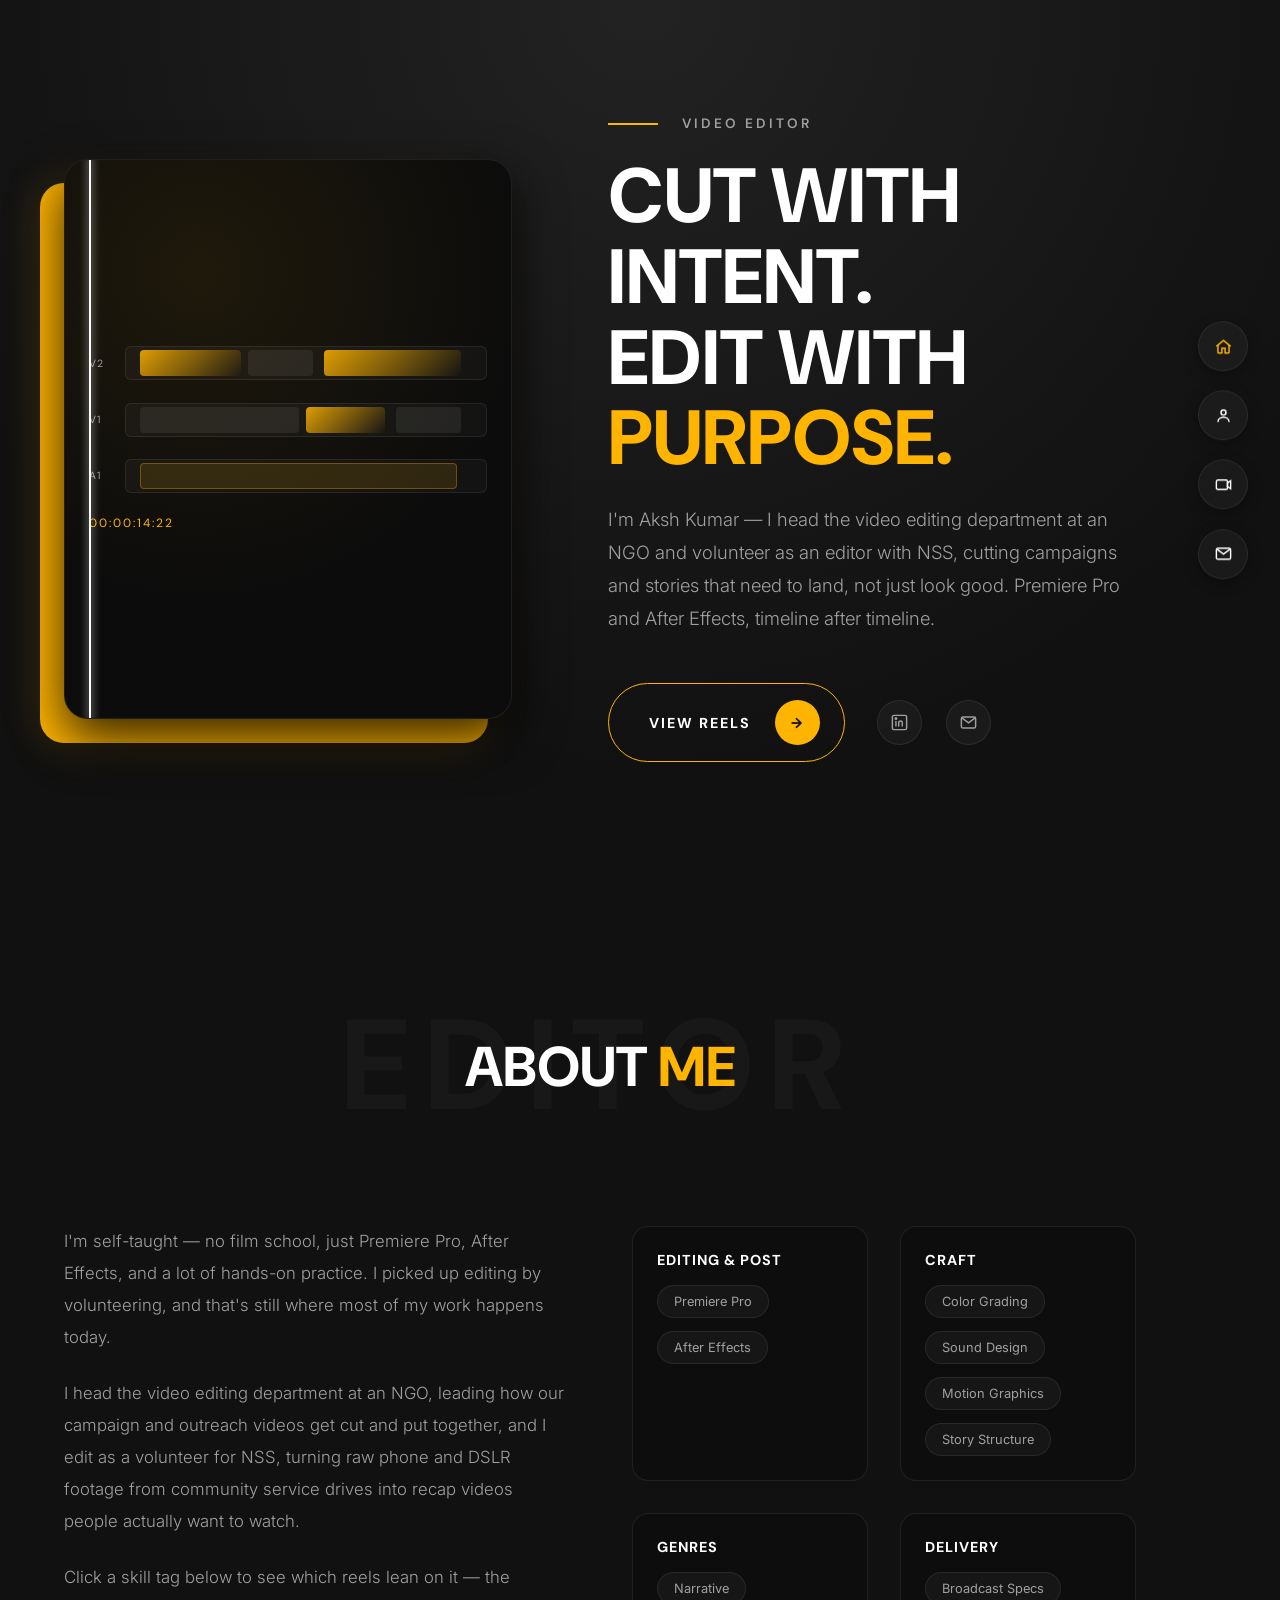
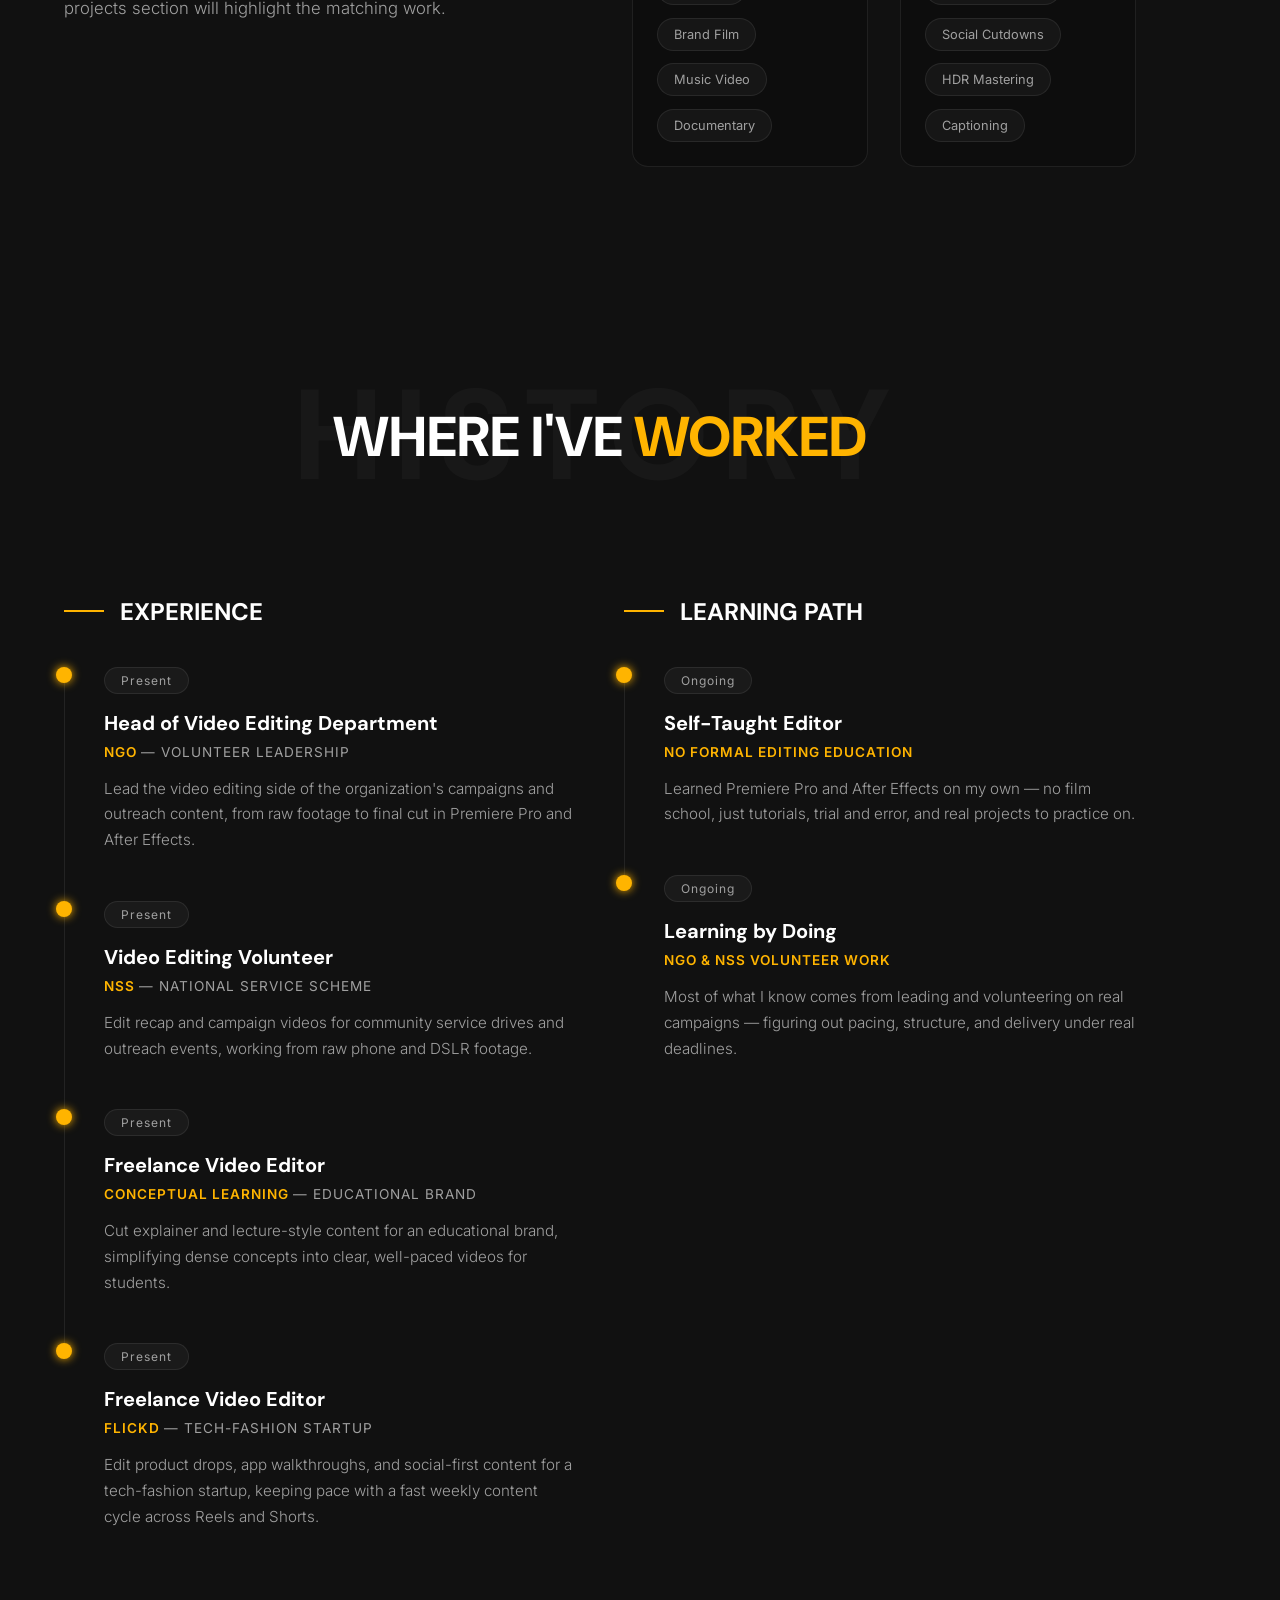
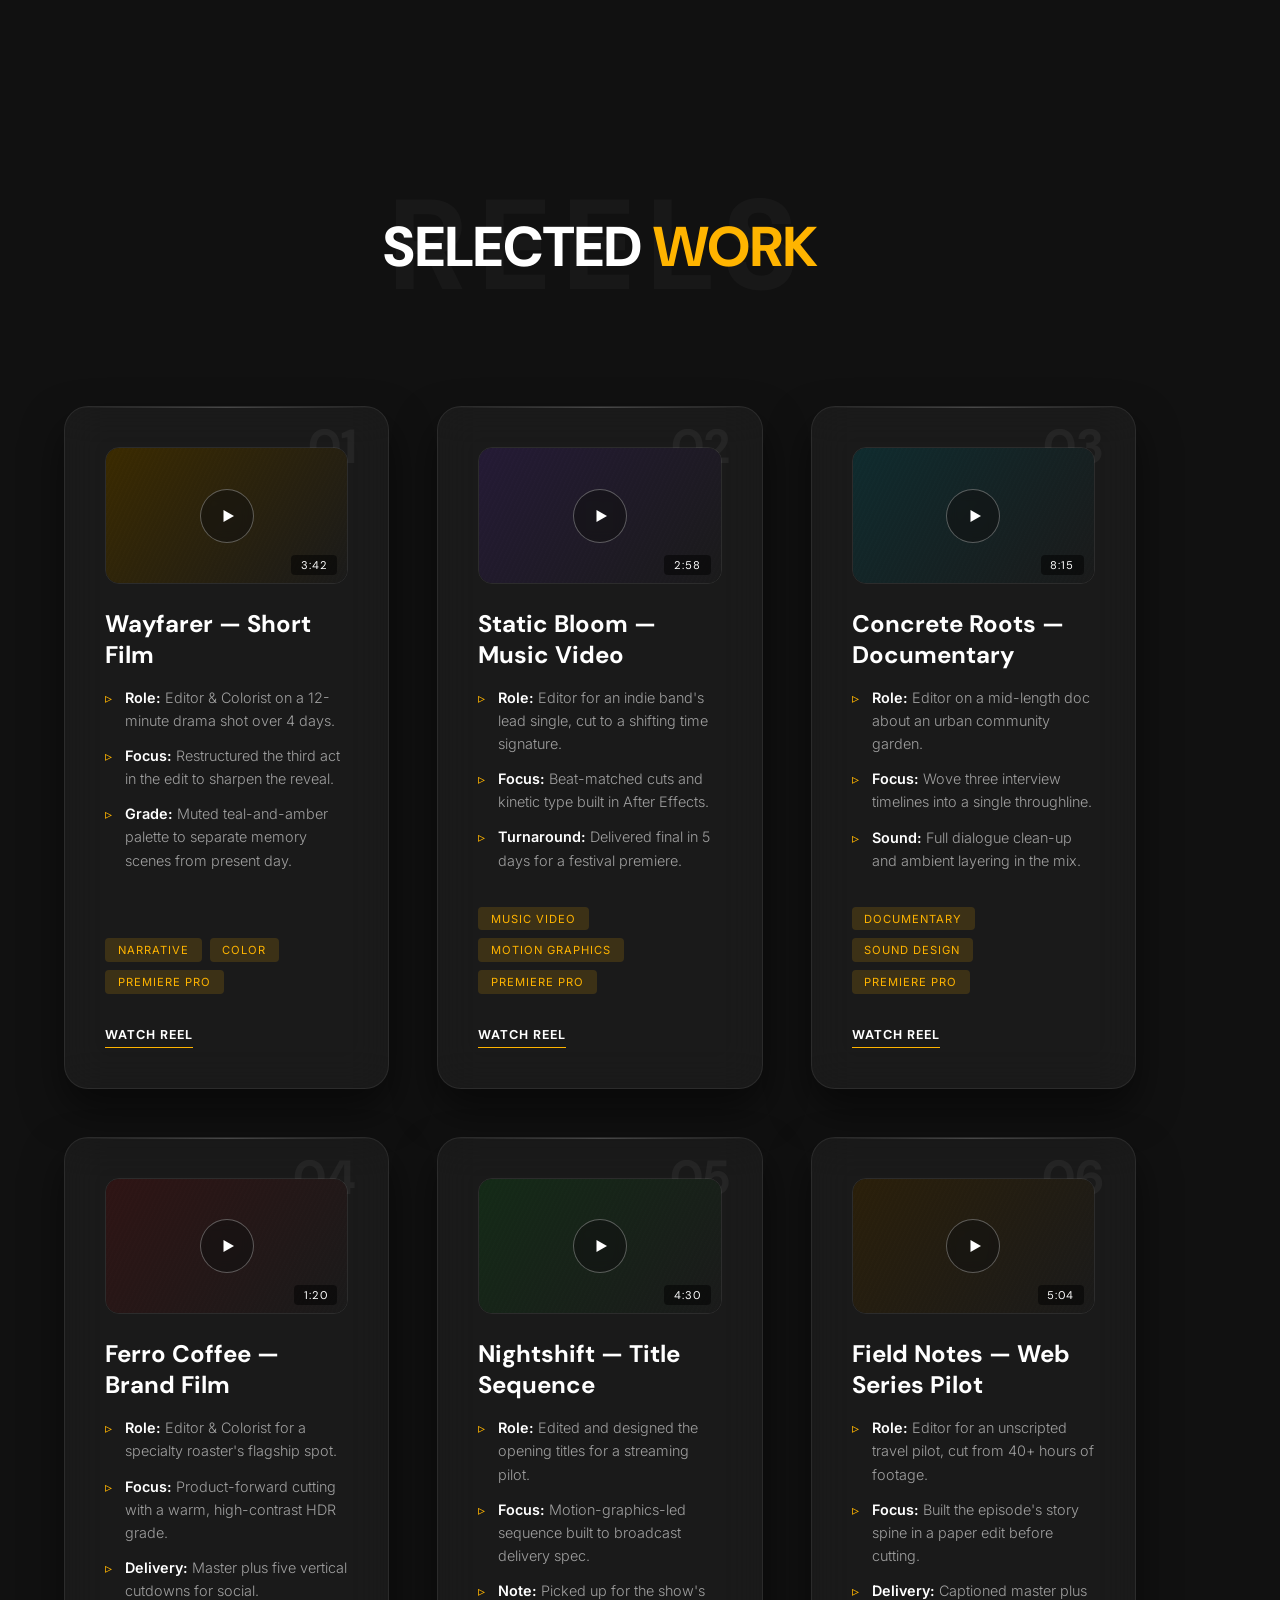
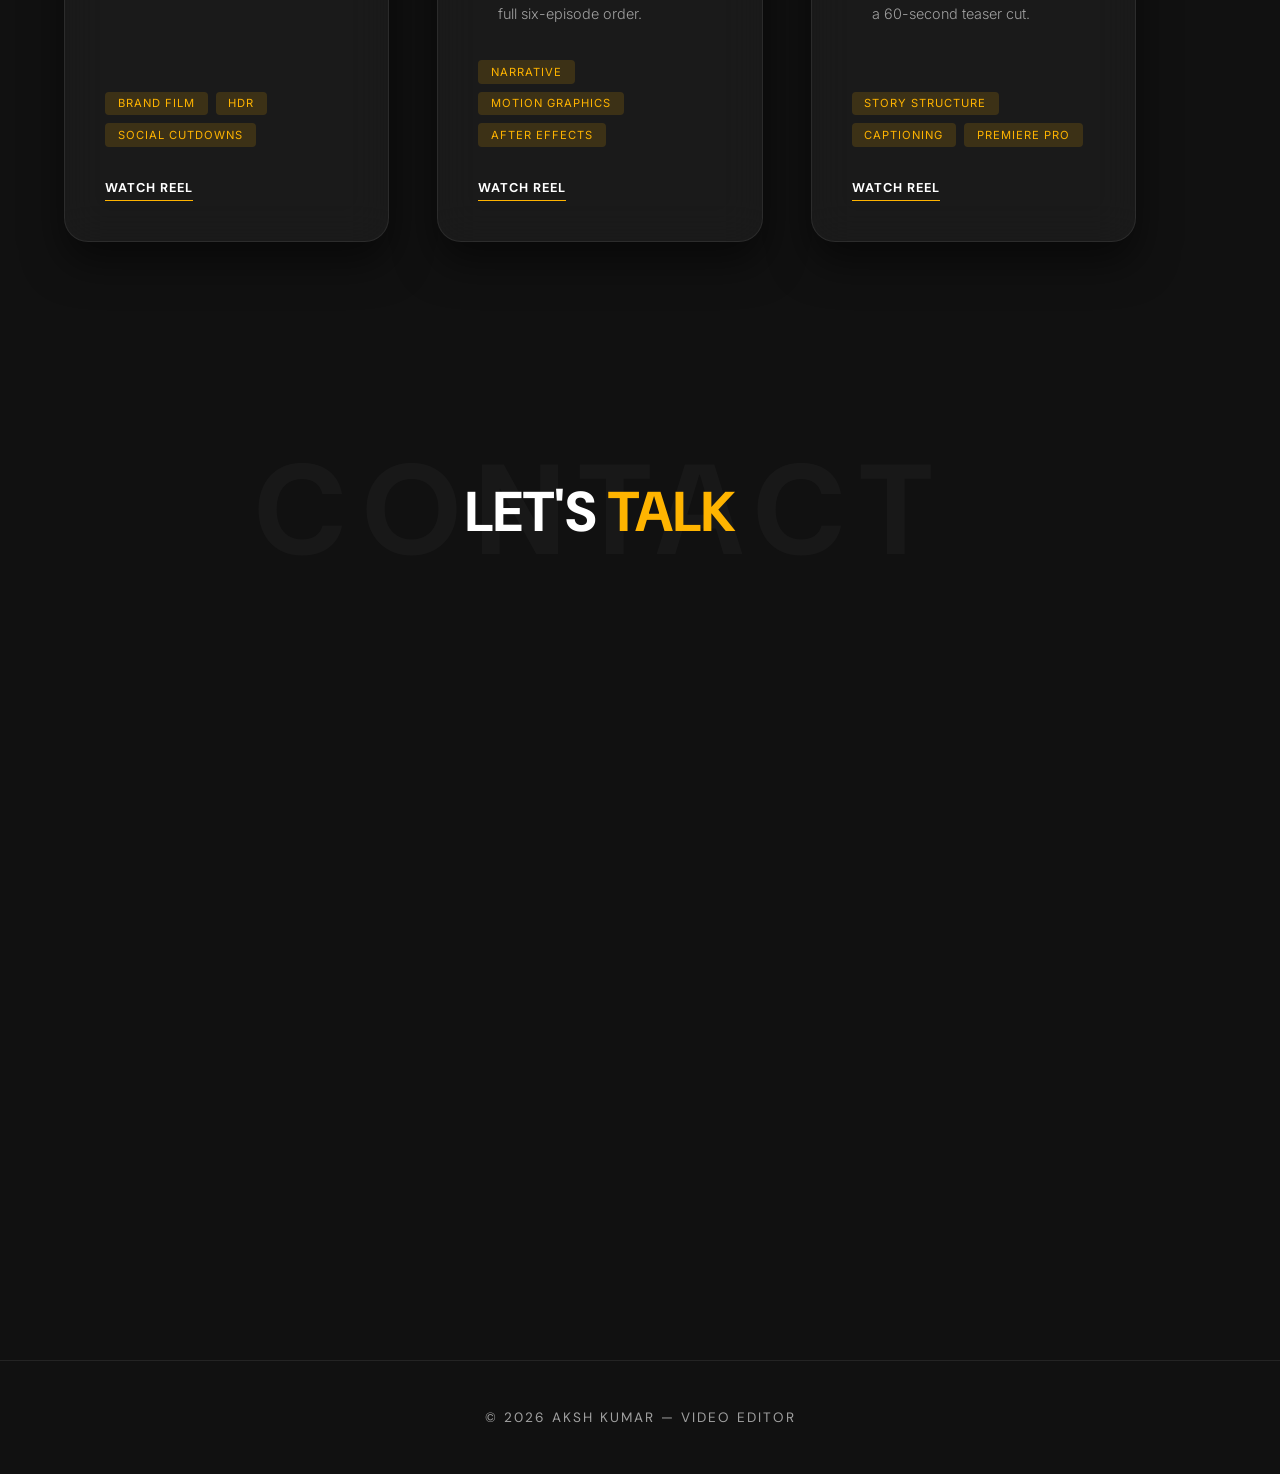
<file: Editing/index.html>
<!DOCTYPE html>
<html lang="en">
<head>
<meta charset="UTF-8">
<meta name="viewport" content="width=device-width, initial-scale=1.0">
<title>Aksh Kumar — Video Editor</title>
<link rel="preconnect" href="https://fonts.googleapis.com">
<link rel="icon" href="../media files/image.webp">
<link href="https://fonts.googleapis.com/css2?family=DM+Sans:wght@500;700;800&family=Inter:wght@300;400;500;600&display=swap" rel="stylesheet">
<link rel="stylesheet" href="style.css">
<style>
  /* ---- Supplemental styles for elements not covered by the base theme ---- */

  /* Hero signature visual: an animated edit timeline in place of a photo */
  .hero-timeline {
    width: 100%; aspect-ratio: 4/5; border-radius: 24px; border: 1px solid var(--glass-border);
    background: #0c0c0c; box-shadow: 0 20px 50px rgba(0,0,0,0.8);
    display: flex; flex-direction: column; justify-content: center; padding: 2rem 1.5rem; gap: 1.4rem;
    position: relative; overflow: hidden;
  }
  .hero-timeline::before {
    content: ''; position: absolute; inset: 0;
    background: radial-gradient(circle at 30% 20%, rgba(255,180,0,0.08), transparent 60%);
  }
  .tl-row { display: flex; align-items: center; gap: 0.6rem; z-index: 1; }
  .tl-label { width: 26px; font-size: 0.65rem; color: var(--text-muted); font-family: var(--sans); letter-spacing: 1px; flex-shrink: 0; }
  .tl-track { flex: 1; height: 34px; background: rgba(255,255,255,0.03); border-radius: 6px; position: relative; overflow: hidden; border: 1px solid var(--glass-border); }
  .tl-clip { position: absolute; top: 3px; bottom: 3px; border-radius: 4px; background: linear-gradient(135deg, var(--accent), #b8790000); opacity: 0.85; }
  .tl-clip.dim { background: rgba(255,255,255,0.08); }
  .tl-wave { position: absolute; top: 3px; bottom: 3px; border-radius: 4px; background: rgba(255,180,0,0.12); border: 1px solid rgba(255,180,0,0.3); }
  .tl-playhead { position: absolute; top: -4px; bottom: -4px; width: 2px; background: #fff; box-shadow: 0 0 8px #fff; z-index: 2; animation: scrub 5s linear infinite; }
  @keyframes scrub { 0% { left: 4%; } 50% { left: 92%; } 100% { left: 4%; } }
  .hero-timecode { font-family: var(--sans); font-size: 0.75rem; letter-spacing: 2px; color: var(--accent); z-index: 1; }

  /* Project thumbnails (no stock photography — abstract gradient + play glyph per reel) */
  .proj-thumb {
    width: 100%; aspect-ratio: 16/9; border-radius: 14px; margin-bottom: 1.5rem;
    position: relative; overflow: hidden; border: 1px solid var(--glass-border); z-index: 1;
  }
  .proj-thumb .grad { position: absolute; inset: 0; }
  .proj-thumb .grain { position: absolute; inset: 0; background: repeating-linear-gradient(115deg, rgba(255,255,255,0.05) 0px, transparent 2px, transparent 4px); mix-blend-mode: overlay; }
  .proj-thumb .play {
    position: absolute; top: 50%; left: 50%; transform: translate(-50%, -50%);
    width: 54px; height: 54px; border-radius: 50%; background: rgba(17,17,17,0.55);
    border: 1px solid rgba(255,255,255,0.3); display: flex; align-items: center; justify-content: center;
    backdrop-filter: blur(6px); transition: all 0.3s ease;
  }
  .proj-thumb .play svg { width: 18px; height: 18px; fill: #fff; margin-left: 3px; }
  .proj-card:hover .proj-thumb .play { background: var(--accent); border-color: var(--accent); transform: translate(-50%, -50%) scale(1.1); }
  .proj-card:hover .proj-thumb .play svg { fill: #111; }
  .proj-duration { position: absolute; bottom: 8px; right: 10px; font-family: var(--sans); font-size: 0.7rem; letter-spacing: 1px; color: #fff; background: rgba(0,0,0,0.5); padding: 0.2rem 0.6rem; border-radius: 4px; }

  .g1 .grad { background: linear-gradient(135deg, #3a2a00, #1a1a1a); }
  .g2 .grad { background: linear-gradient(135deg, #241a35, #1a1a1a); }
  .g3 .grad { background: linear-gradient(135deg, #0f2b2e, #1a1a1a); }
  .g4 .grad { background: linear-gradient(135deg, #2e1414, #1a1a1a); }
  .g5 .grad { background: linear-gradient(135deg, #142a17, #1a1a1a); }
  .g6 .grad { background: linear-gradient(135deg, #2a1f0a, #1a1a1a); }

  /* Skill tag interactive state */
  .skill-tag { cursor: pointer; user-select: none; }
  .skill-tag.active { border-color: var(--accent); color: var(--accent); background: var(--accent-dim); }

  /* Social / contact icons rendered as inline SVG */
  .social-link svg, .contact-icon svg, .nav-btn svg { width: 19px; height: 19px; fill: none; stroke: currentColor; stroke-width: 1.8; }

  /* Video modal body */
  .modal-body video { width: 100%; height: 100%; display: block; background: #000; }

  ::selection { background: var(--accent); color: #111; }
  a { color: inherit; }
  ul { list-style: none; }

  /* ---- Mobile refinements ---- */
  @media (max-width: 768px) {
    /* Hero: show the intro text first, the timeline graphic second */
    .hero-content { flex-direction: column; }
    .hero-text { order: 1; width: 100%; }
    .hero-img-box { order: 2; width: min(80vw, 320px); margin: 0.5rem auto 0; }
    .hero-timeline { aspect-ratio: 5/4; padding: 1.3rem 1.1rem; gap: 1rem; }
    .tl-track { height: 26px; }
    .hero-timecode { font-size: 0.68rem; }

    /* Selected Work: two compact cards per row */
    .projects-grid { grid-template-columns: repeat(2, 1fr); gap: 0.9rem; }
    .proj-card { padding: 1rem; border-radius: 16px; }
    .proj-num { font-size: 1.4rem; top: 0.6rem; right: 0.9rem; }
    .proj-thumb { margin-bottom: 0.8rem; border-radius: 10px; }
    .proj-thumb .play { width: 32px; height: 32px; }
    .proj-thumb .play svg { width: 11px; height: 11px; margin-left: 2px; }
    .proj-duration { font-size: 0.55rem; padding: 0.15rem 0.4rem; bottom: 5px; right: 6px; }
    .proj-title { font-size: 0.9rem; margin-bottom: 0.55rem; line-height: 1.3; }
    .proj-desc-list { gap: 0.35rem; margin-bottom: 0.9rem; }
    .proj-desc-list li { font-size: 0.66rem; line-height: 1.4; padding-left: 0.9rem; }
    .proj-tags { gap: 0.3rem; margin-bottom: 0.9rem; }
    .proj-tag { font-size: 0.52rem; padding: 0.2rem 0.45rem; }
    .proj-links a { font-size: 0.62rem; }
  }
</style>
</head>
<body>

<nav class="floating-nav">
  <a href="#home" class="nav-btn" data-tooltip="Home"><svg viewBox="0 0 24 24"><path d="M3 11.5 12 4l9 7.5"/><path d="M5 10v9a1 1 0 0 0 1 1h4v-6h4v6h4a1 1 0 0 0 1-1v-9"/></svg></a>
  <a href="#about" class="nav-btn" data-tooltip="About"><svg viewBox="0 0 24 24"><circle cx="12" cy="8" r="3.2"/><path d="M5 20c0-3.5 3.1-6 7-6s7 2.5 7 6"/></svg></a>
  <a href="#work" class="nav-btn" data-tooltip="Reels"><svg viewBox="0 0 24 24"><rect x="3" y="6" width="14" height="12" rx="2"/><path d="M17 9.5 21 7v10l-4-2.5z"/></svg></a>
  <a href="#contact" class="nav-btn" data-tooltip="Contact"><svg viewBox="0 0 24 24"><rect x="3" y="5" width="18" height="14" rx="2"/><path d="m4 6.5 8 6 8-6"/></svg></a>
</nav>

<div id="main">

  <!-- HERO -->
  <section class="hero" id="home">
    <div class="hero-content">
      <div class="hero-img-box reveal">
        <div class="hero-bg-accent"></div>
        <div class="hero-timeline">
          <div class="tl-row">
            <span class="tl-label">V2</span>
            <div class="tl-track">
              <div class="tl-clip" style="left:4%; width:28%;"></div>
              <div class="tl-clip dim" style="left:34%; width:18%;"></div>
              <div class="tl-clip" style="left:55%; width:38%;"></div>
            </div>
          </div>
          <div class="tl-row">
            <span class="tl-label">V1</span>
            <div class="tl-track">
              <div class="tl-clip dim" style="left:4%; width:44%;"></div>
              <div class="tl-clip" style="left:50%; width:22%;"></div>
              <div class="tl-clip dim" style="left:75%; width:18%;"></div>
            </div>
          </div>
          <div class="tl-row">
            <span class="tl-label">A1</span>
            <div class="tl-track">
              <div class="tl-wave" style="left:4%; width:88%;"></div>
            </div>
          </div>
          <div class="tl-playhead"></div>
          <div class="hero-timecode">00:00:14:22</div>
        </div>
      </div>
      <div class="hero-text reveal">
        <div class="kicker"><span class="line"></span> Video Editor</div>
        <h1 class="hero-h1">Cut with intent.<br>Edit with <span>purpose.</span></h1>
        <p class="hero-tagline">I'm Aksh Kumar — I head the video editing department at an NGO and volunteer as an editor with NSS, cutting campaigns and stories that need to land, not just look good. Premiere Pro and After Effects, timeline after timeline.</p>
        <div style="display:flex; align-items:center; gap:2rem; flex-wrap:wrap;">
          <a href="#work" class="btn-primary">View Reels <span>&#8594;</span></a>
          <div class="hero-socials">
            <a href="https://www.linkedin.com/in/kumaraksh" target="_blank" rel="noopener" class="social-link" aria-label="LinkedIn"><svg viewBox="0 0 24 24"><rect x="3" y="3" width="18" height="18" rx="2"/><line x1="7.5" y1="10" x2="7.5" y2="17"/><circle cx="7.5" cy="6.8" r="1"/><path d="M11 17v-4.5c0-1.5 1-2.5 2.4-2.5 1.3 0 2.1 1 2.1 2.6V17"/></svg></a>
            <a href="mailto:akshkworks@gmail.com" class="social-link" aria-label="Email"><svg viewBox="0 0 24 24"><rect x="3" y="5" width="18" height="14" rx="2"/><path d="m4 6.5 8 6 8-6"/></svg></a>
          </div>
        </div>
      </div>
    </div>
  </section>

  <!-- ABOUT -->
  <section id="about">
    <div class="sec-title-container reveal">
      <p class="sec-bg-text">Editor</p>
      <h2 class="sec-title">About <span>Me</span></h2>
    </div>
    <div class="about-grid">
      <div class="about-text reveal">
        <p>I'm self-taught — no film school, just Premiere Pro, After Effects, and a lot of hands-on practice. I picked up editing by volunteering, and that's still where most of my work happens today.</p>
        <p>I head the video editing department at an NGO, leading how our campaign and outreach videos get cut and put together, and I edit as a volunteer for NSS, turning raw phone and DSLR footage from community service drives into recap videos people actually want to watch.</p>
        <p>Click a skill tag below to see which reels lean on it — the projects section will highlight the matching work.</p>
      </div>
      <div class="skills-container reveal">
        <div class="skill-box">
          <h4>Editing &amp; Post</h4>
          <div class="skill-tags">
            <span class="skill-tag" data-skill="premiere">Premiere Pro</span>
            <span class="skill-tag" data-skill="ae">After Effects</span>
          </div>
        </div>
        <div class="skill-box">
          <h4>Craft</h4>
          <div class="skill-tags">
            <span class="skill-tag" data-skill="color">Color Grading</span>
            <span class="skill-tag" data-skill="sound">Sound Design</span>
            <span class="skill-tag" data-skill="motion">Motion Graphics</span>
            <span class="skill-tag" data-skill="story">Story Structure</span>
          </div>
        </div>
        <div class="skill-box">
          <h4>Genres</h4>
          <div class="skill-tags">
            <span class="skill-tag" data-skill="narrative">Narrative</span>
            <span class="skill-tag" data-skill="brand">Brand Film</span>
            <span class="skill-tag" data-skill="music">Music Video</span>
            <span class="skill-tag" data-skill="doc">Documentary</span>
          </div>
        </div>
        <div class="skill-box">
          <h4>Delivery</h4>
          <div class="skill-tags">
            <span class="skill-tag" data-skill="broadcast">Broadcast Specs</span>
            <span class="skill-tag" data-skill="social">Social Cutdowns</span>
            <span class="skill-tag" data-skill="hdr">HDR Mastering</span>
            <span class="skill-tag" data-skill="captions">Captioning</span>
          </div>
        </div>
      </div>
    </div>
  </section>

  <!-- EXPERIENCE & EDUCATION -->
  <section id="experience">
    <div class="sec-title-container reveal">
      <p class="sec-bg-text">History</p>
      <h2 class="sec-title">Where I've <span>Worked</span></h2>
    </div>
    <div class="timeline">
      <div class="timeline-col reveal">
        <h3>Experience</h3>
        <div class="timeline-item">
          <div class="timeline-icon"></div>
          <div class="timeline-date">Present</div>
          <div class="timeline-title">Head of Video Editing Department</div>
          <div class="timeline-org">NGO <span style="color:var(--text-muted); font-weight:400;">— Volunteer Leadership</span></div>
          <p class="timeline-desc">Lead the video editing side of the organization's campaigns and outreach content, from raw footage to final cut in Premiere Pro and After Effects.</p>
        </div>
        <div class="timeline-item">
          <div class="timeline-icon"></div>
          <div class="timeline-date">Present</div>
          <div class="timeline-title">Video Editing Volunteer</div>
          <div class="timeline-org">NSS <span style="color:var(--text-muted); font-weight:400;">— National Service Scheme</span></div>
          <p class="timeline-desc">Edit recap and campaign videos for community service drives and outreach events, working from raw phone and DSLR footage.</p>
        </div>
        <div class="timeline-item">
          <div class="timeline-icon"></div>
          <div class="timeline-date">Present</div>
          <div class="timeline-title">Freelance Video Editor</div>
          <div class="timeline-org">Conceptual Learning <span style="color:var(--text-muted); font-weight:400;">— Educational Brand</span></div>
          <p class="timeline-desc">Cut explainer and lecture-style content for an educational brand, simplifying dense concepts into clear, well-paced videos for students.</p>
        </div>
        <div class="timeline-item">
          <div class="timeline-icon"></div>
          <div class="timeline-date">Present</div>
          <div class="timeline-title">Freelance Video Editor</div>
          <div class="timeline-org">Flickd <span style="color:var(--text-muted); font-weight:400;">— Tech-Fashion Startup</span></div>
          <p class="timeline-desc">Edit product drops, app walkthroughs, and social-first content for a tech-fashion startup, keeping pace with a fast weekly content cycle across Reels and Shorts.</p>
        </div>
      </div>
      <div class="timeline-col reveal">
        <h3>Learning Path</h3>
        <div class="timeline-item">
          <div class="timeline-icon"></div>
          <div class="timeline-date">Ongoing</div>
          <div class="timeline-title">Self-Taught Editor</div>
          <div class="timeline-org">No Formal Editing Education</div>
          <p class="timeline-desc">Learned Premiere Pro and After Effects on my own — no film school, just tutorials, trial and error, and real projects to practice on.</p>
        </div>
        <div class="timeline-item">
          <div class="timeline-icon"></div>
          <div class="timeline-date">Ongoing</div>
          <div class="timeline-title">Learning by Doing</div>
          <div class="timeline-org">NGO &amp; NSS Volunteer Work</div>
          <p class="timeline-desc">Most of what I know comes from leading and volunteering on real campaigns — figuring out pacing, structure, and delivery under real deadlines.</p>
        </div>
      </div>
    </div>
  </section>

  <!-- PROJECTS / REELS -->
  <section id="work">
    <div class="sec-title-container reveal">
      <p class="sec-bg-text">Reels</p>
      <h2 class="sec-title">Selected <span>Work</span></h2>
    </div>
    <div class="projects-grid">

      <div class="proj-card glass-card reveal" data-skills="narrative,story,color,premiere">
        <span class="proj-num">01</span>
        <div class="proj-thumb g1">
          <div class="grad"></div><div class="grain"></div>
          <div class="play"><svg viewBox="0 0 24 24"><path d="M6 4l14 8-14 8z"/></svg></div>
          <span class="proj-duration">3:42</span>
        </div>
        <h3 class="proj-title">Wayfarer — Short Film</h3>
        <ul class="proj-desc-list">
          <li><b>Role:</b> Editor &amp; Colorist on a 12-minute drama shot over 4 days.</li>
          <li><b>Focus:</b> Restructured the third act in the edit to sharpen the reveal.</li>
          <li><b>Grade:</b> Muted teal-and-amber palette to separate memory scenes from present day.</li>
        </ul>
        <div class="proj-tags"><span class="proj-tag">Narrative</span><span class="proj-tag">Color</span><span class="proj-tag">Premiere Pro</span></div>
        <div class="proj-links"><a href="#" class="watch-btn" data-video="bbb">Watch Reel</a></div>
      </div>

      <div class="proj-card glass-card reveal" data-skills="music,sound,premiere,ae">
        <span class="proj-num">02</span>
        <div class="proj-thumb g2">
          <div class="grad"></div><div class="grain"></div>
          <div class="play"><svg viewBox="0 0 24 24"><path d="M6 4l14 8-14 8z"/></svg></div>
          <span class="proj-duration">2:58</span>
        </div>
        <h3 class="proj-title">Static Bloom — Music Video</h3>
        <ul class="proj-desc-list">
          <li><b>Role:</b> Editor for an indie band's lead single, cut to a shifting time signature.</li>
          <li><b>Focus:</b> Beat-matched cuts and kinetic type built in After Effects.</li>
          <li><b>Turnaround:</b> Delivered final in 5 days for a festival premiere.</li>
        </ul>
        <div class="proj-tags"><span class="proj-tag">Music Video</span><span class="proj-tag">Motion Graphics</span><span class="proj-tag">Premiere Pro</span></div>
        <div class="proj-links"><a href="#" class="watch-btn" data-video="sintel">Watch Reel</a></div>
      </div>

      <div class="proj-card glass-card reveal" data-skills="doc,sound,premiere,captions">
        <span class="proj-num">03</span>
        <div class="proj-thumb g3">
          <div class="grad"></div><div class="grain"></div>
          <div class="play"><svg viewBox="0 0 24 24"><path d="M6 4l14 8-14 8z"/></svg></div>
          <span class="proj-duration">8:15</span>
        </div>
        <h3 class="proj-title">Concrete Roots — Documentary</h3>
        <ul class="proj-desc-list">
          <li><b>Role:</b> Editor on a mid-length doc about an urban community garden.</li>
          <li><b>Focus:</b> Wove three interview timelines into a single throughline.</li>
          <li><b>Sound:</b> Full dialogue clean-up and ambient layering in the mix.</li>
        </ul>
        <div class="proj-tags"><span class="proj-tag">Documentary</span><span class="proj-tag">Sound Design</span><span class="proj-tag">Premiere Pro</span></div>
        <div class="proj-links"><a href="#" class="watch-btn" data-video="elephants">Watch Reel</a></div>
      </div>

      <div class="proj-card glass-card reveal" data-skills="brand,social,color,hdr">
        <span class="proj-num">04</span>
        <div class="proj-thumb g4">
          <div class="grad"></div><div class="grain"></div>
          <div class="play"><svg viewBox="0 0 24 24"><path d="M6 4l14 8-14 8z"/></svg></div>
          <span class="proj-duration">1:20</span>
        </div>
        <h3 class="proj-title">Ferro Coffee — Brand Film</h3>
        <ul class="proj-desc-list">
          <li><b>Role:</b> Editor &amp; Colorist for a specialty roaster's flagship spot.</li>
          <li><b>Focus:</b> Product-forward cutting with a warm, high-contrast HDR grade.</li>
          <li><b>Delivery:</b> Master plus five vertical cutdowns for social.</li>
        </ul>
        <div class="proj-tags"><span class="proj-tag">Brand Film</span><span class="proj-tag">HDR</span><span class="proj-tag">Social Cutdowns</span></div>
        <div class="proj-links"><a href="#" class="watch-btn" data-video="tears">Watch Reel</a></div>
      </div>

      <div class="proj-card glass-card reveal" data-skills="narrative,ae,motion,broadcast">
        <span class="proj-num">05</span>
        <div class="proj-thumb g5">
          <div class="grad"></div><div class="grain"></div>
          <div class="play"><svg viewBox="0 0 24 24"><path d="M6 4l14 8-14 8z"/></svg></div>
          <span class="proj-duration">4:30</span>
        </div>
        <h3 class="proj-title">Nightshift — Title Sequence</h3>
        <ul class="proj-desc-list">
          <li><b>Role:</b> Edited and designed the opening titles for a streaming pilot.</li>
          <li><b>Focus:</b> Motion-graphics-led sequence built to broadcast delivery spec.</li>
          <li><b>Note:</b> Picked up for the show's full six-episode order.</li>
        </ul>
        <div class="proj-tags"><span class="proj-tag">Narrative</span><span class="proj-tag">Motion Graphics</span><span class="proj-tag">After Effects</span></div>
        <div class="proj-links"><a href="#" class="watch-btn" data-video="bbb">Watch Reel</a></div>
      </div>

      <div class="proj-card glass-card reveal" data-skills="story,premiere,captions,social">
        <span class="proj-num">06</span>
        <div class="proj-thumb g6">
          <div class="grad"></div><div class="grain"></div>
          <div class="play"><svg viewBox="0 0 24 24"><path d="M6 4l14 8-14 8z"/></svg></div>
          <span class="proj-duration">5:04</span>
        </div>
        <h3 class="proj-title">Field Notes — Web Series Pilot</h3>
        <ul class="proj-desc-list">
          <li><b>Role:</b> Editor for an unscripted travel pilot, cut from 40+ hours of footage.</li>
          <li><b>Focus:</b> Built the episode's story spine in a paper edit before cutting.</li>
          <li><b>Delivery:</b> Captioned master plus a 60-second teaser cut.</li>
        </ul>
        <div class="proj-tags"><span class="proj-tag">Story Structure</span><span class="proj-tag">Captioning</span><span class="proj-tag">Premiere Pro</span></div>
        <div class="proj-links"><a href="#" class="watch-btn" data-video="sintel">Watch Reel</a></div>
      </div>

    </div>
  </section>

  <!-- CONTACT -->
  <section id="contact">
    <div class="sec-title-container reveal">
      <p class="sec-bg-text">Contact</p>
      <h2 class="sec-title">Let's <span>Talk</span></h2>
    </div>
    <div class="contact-grid">
      <div class="glass-card reveal">
        <div class="contact-info">
          <h3 class="contact-heading">Have a cut that needs a <span>second pair of eyes?</span></h3>
          <p class="contact-lead">Whether it's a full edit from raw footage or a grade pass on a locked timeline, I'd like to hear about it.</p>
          <div class="contact-details">
            <div class="contact-item">
              <div class="contact-icon"><svg viewBox="0 0 24 24"><rect x="3" y="5" width="18" height="14" rx="2"/><path d="m4 6.5 8 6 8-6"/></svg></div>
              <div class="contact-text"><h4>Email</h4><a href="mailto:akshkworks@gmail.com">akshkworks@gmail.com</a></div>
            </div>
            <div class="contact-item">
              <div class="contact-icon"><svg viewBox="0 0 24 24"><path d="M4 5h4l1.5 4.5L7 11a12 12 0 0 0 6 6l1.5-2.5L19 16v4c0 1-1 1.5-2 1.4C10 20.6 3.4 14 3 6.6 3 5.7 3.5 5 4 5Z"/></svg></div>
              <div class="contact-text"><h4>Phone</h4><a href="tel:+919811252080">+91 98112 52080</a></div>
            </div>
            <div class="contact-item">
              <div class="contact-icon"><svg viewBox="0 0 24 24"><rect x="3" y="3" width="18" height="18" rx="2"/><line x1="7.5" y1="10" x2="7.5" y2="17"/><circle cx="7.5" cy="6.8" r="1"/><path d="M11 17v-4.5c0-1.5 1-2.5 2.4-2.5 1.3 0 2.1 1 2.1 2.6V17"/></svg></div>
              <div class="contact-text"><h4>LinkedIn</h4><a href="https://www.linkedin.com/in/kumaraksh" target="_blank" rel="noopener">@kumaraksh</a></div>
            </div>
          </div>
          <div class="contact-ctas">
            <a href="mailto:akshkworks@gmail.com" class="btn-secondary">Email Me</a>
            <a href="https://www.linkedin.com/in/kumaraksh" target="_blank" rel="noopener" class="btn-secondary">Connect on LinkedIn</a>
          </div>
        </div>
      </div>
    </div>
  </section>

</div>

<footer>
  <p>&copy; 2026 Aksh Kumar — Video Editor</p>
</footer>

<!-- VIDEO MODAL -->
<div class="modal" id="videoModal">
  <div class="modal-content glass-card">
    <div class="modal-header">
      <h3 id="modalTitle">Reel</h3>
      <div class="modal-actions">
        <a href="#" id="modalDownload" class="btn-download" download>&#8595; Download</a>
        <button class="close-btn" id="modalClose">&times;</button>
      </div>
    </div>
    <div class="modal-body">
      <video id="modalVideo" controls playsinline></video>
    </div>
  </div>
</div>

<script>
(function(){
  // ---- Sample reel sources (CC-licensed Blender Foundation open movies, used as placeholder footage) ----
  const REELS = {
    bbb:       { title: "Wayfarer — Short Film",         src: "https://commondatastorage.googleapis.com/gtv-videos-bucket/sample/BigBuckBunny.mp4" },
    sintel:    { title: "Static Bloom — Music Video",    src: "https://commondatastorage.googleapis.com/gtv-videos-bucket/sample/Sintel.mp4" },
    elephants: { title: "Concrete Roots — Documentary",  src: "https://commondatastorage.googleapis.com/gtv-videos-bucket/sample/ElephantsDream.mp4" },
    tears:     { title: "Ferro Coffee — Brand Film",     src: "https://commondatastorage.googleapis.com/gtv-videos-bucket/sample/TearsOfSteel.mp4" }
  };

  const modal = document.getElementById('videoModal');
  const modalVideo = document.getElementById('modalVideo');
  const modalTitle = document.getElementById('modalTitle');
  const modalDownload = document.getElementById('modalDownload');

  document.querySelectorAll('.watch-btn').forEach(btn => {
    btn.addEventListener('click', e => {
      e.preventDefault();
      const key = btn.dataset.video;
      const reel = REELS[key] || REELS.bbb;
      modalTitle.textContent = reel.title;
      modalVideo.src = reel.src;
      modalDownload.href = reel.src;
      modal.classList.add('show');
      modalVideo.play().catch(()=>{});
    });
  });

  function closeModal(){
    modal.classList.remove('show');
    modalVideo.pause();
    modalVideo.removeAttribute('src');
    modalVideo.load();
  }
  document.getElementById('modalClose').addEventListener('click', closeModal);
  modal.addEventListener('click', e => { if (e.target === modal) closeModal(); });
  document.addEventListener('keydown', e => { if (e.key === 'Escape') closeModal(); });

  // ---- Scroll reveal ----
  const revealEls = document.querySelectorAll('.reveal');
  const io = new IntersectionObserver((entries) => {
    entries.forEach(entry => {
      if (entry.isIntersecting) { entry.target.classList.add('in'); io.unobserve(entry.target); }
    });
  }, { threshold: 0.12 });
  revealEls.forEach(el => io.observe(el));

  // ---- Glass card spotlight ----
  document.querySelectorAll('.glass-card').forEach(card => {
    card.addEventListener('mousemove', e => {
      const r = card.getBoundingClientRect();
      card.style.setProperty('--mouse-x', (e.clientX - r.left) + 'px');
      card.style.setProperty('--mouse-y', (e.clientY - r.top) + 'px');
    });
  });

  // ---- Active nav highlighting ----
  const navBtns = document.querySelectorAll('.nav-btn');
  const sections = ['home','about','experience','work','contact'].map(id => document.getElementById(id)).filter(Boolean);
  const navIO = new IntersectionObserver((entries) => {
    entries.forEach(entry => {
      if (entry.isIntersecting) {
        const id = entry.target.id;
        navBtns.forEach(btn => btn.style.color = '');
        const match = document.querySelector('.nav-btn[href="#' + id + '"]');
        if (match) match.style.color = 'var(--accent)';
      }
    });
  }, { threshold: 0.4 });
  sections.forEach(sec => navIO.observe(sec));

  // ---- Skill tag <-> project highlighting ----
  const skillTags = document.querySelectorAll('.skill-tag');
  const projCards = document.querySelectorAll('.proj-card');
  let activeSkill = null;

  skillTags.forEach(tag => {
    tag.addEventListener('click', () => {
      const skill = tag.dataset.skill;
      if (activeSkill === skill) {
        activeSkill = null;
        skillTags.forEach(t => t.classList.remove('active'));
        projCards.forEach(c => c.classList.remove('highlighted','faded'));
        return;
      }
      activeSkill = skill;
      skillTags.forEach(t => t.classList.toggle('active', t.dataset.skill === skill));
      projCards.forEach(card => {
        const has = (card.dataset.skills || '').split(',').includes(skill);
        card.classList.toggle('highlighted', has);
        card.classList.toggle('faded', !has);
      });
      document.getElementById('work').scrollIntoView({ behavior: 'smooth', block: 'start' });
    });
  });
})();
</script>
</body>
</html>
</file>
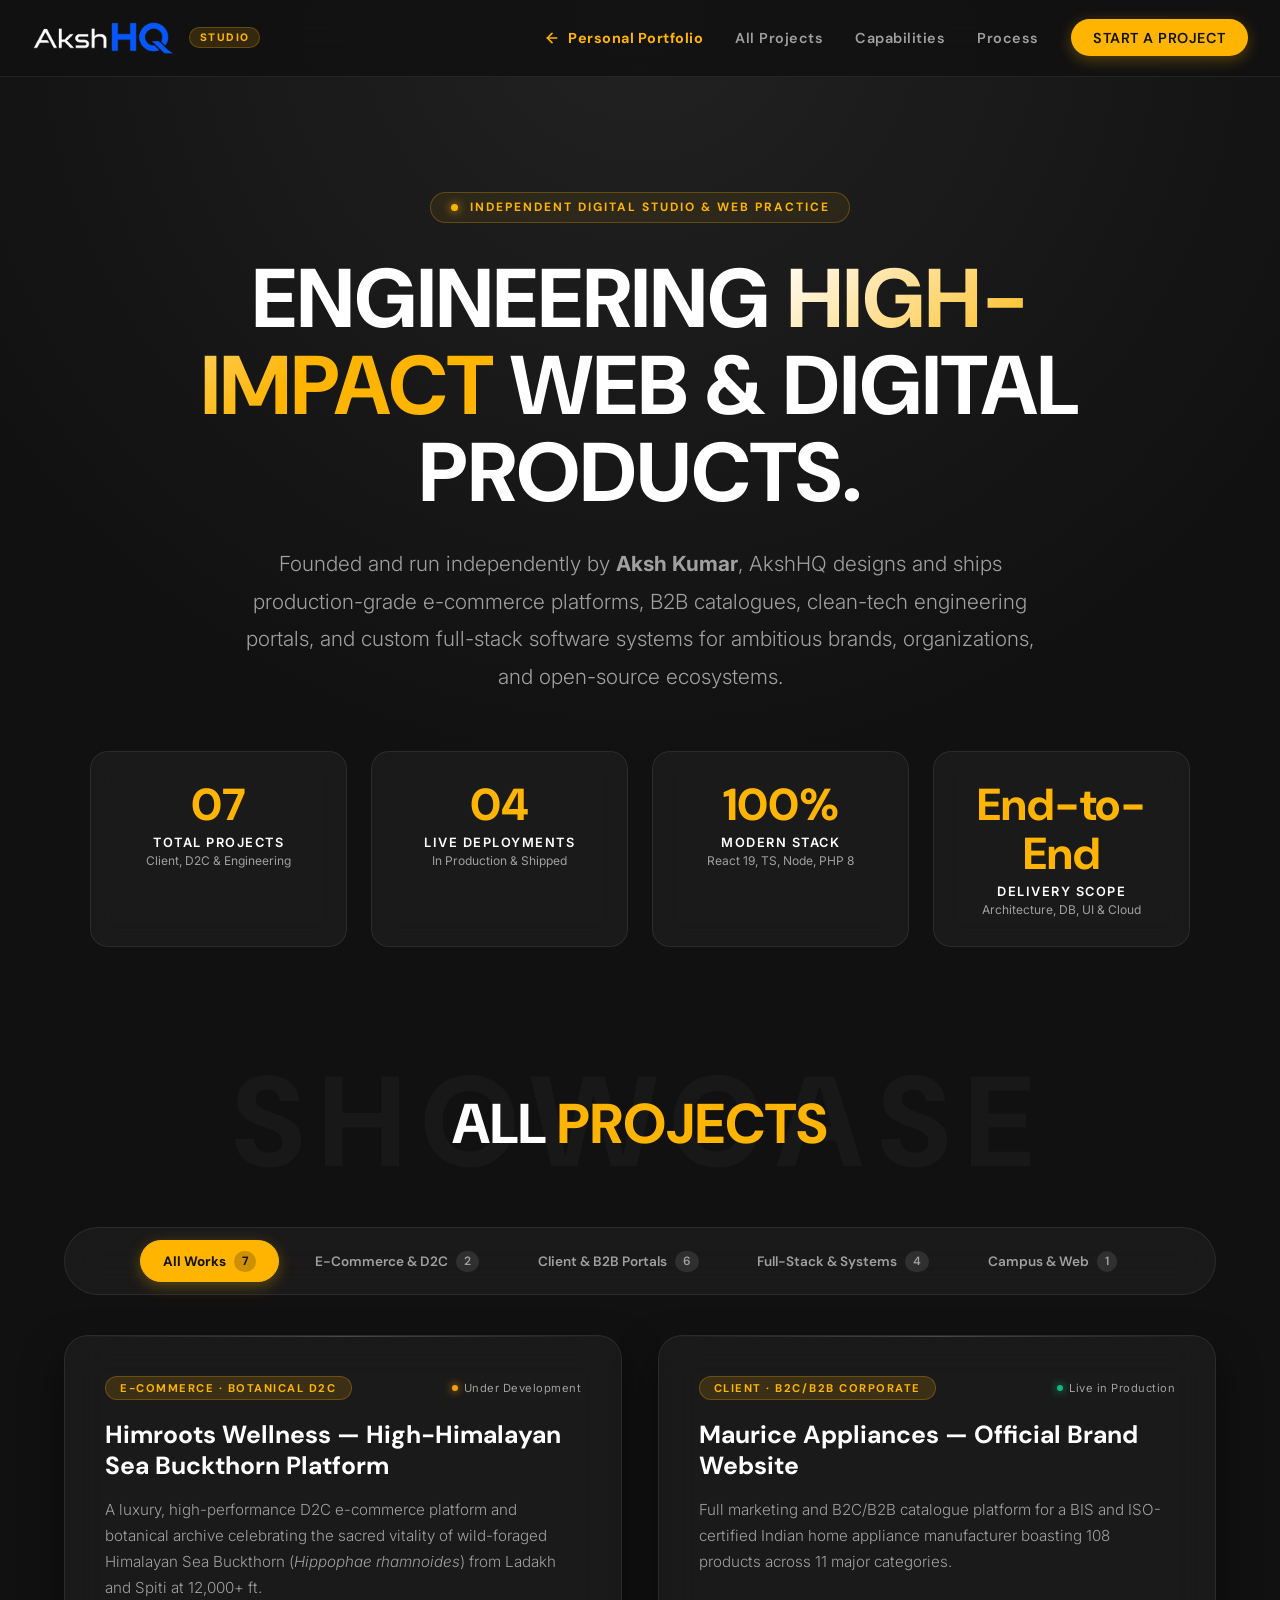
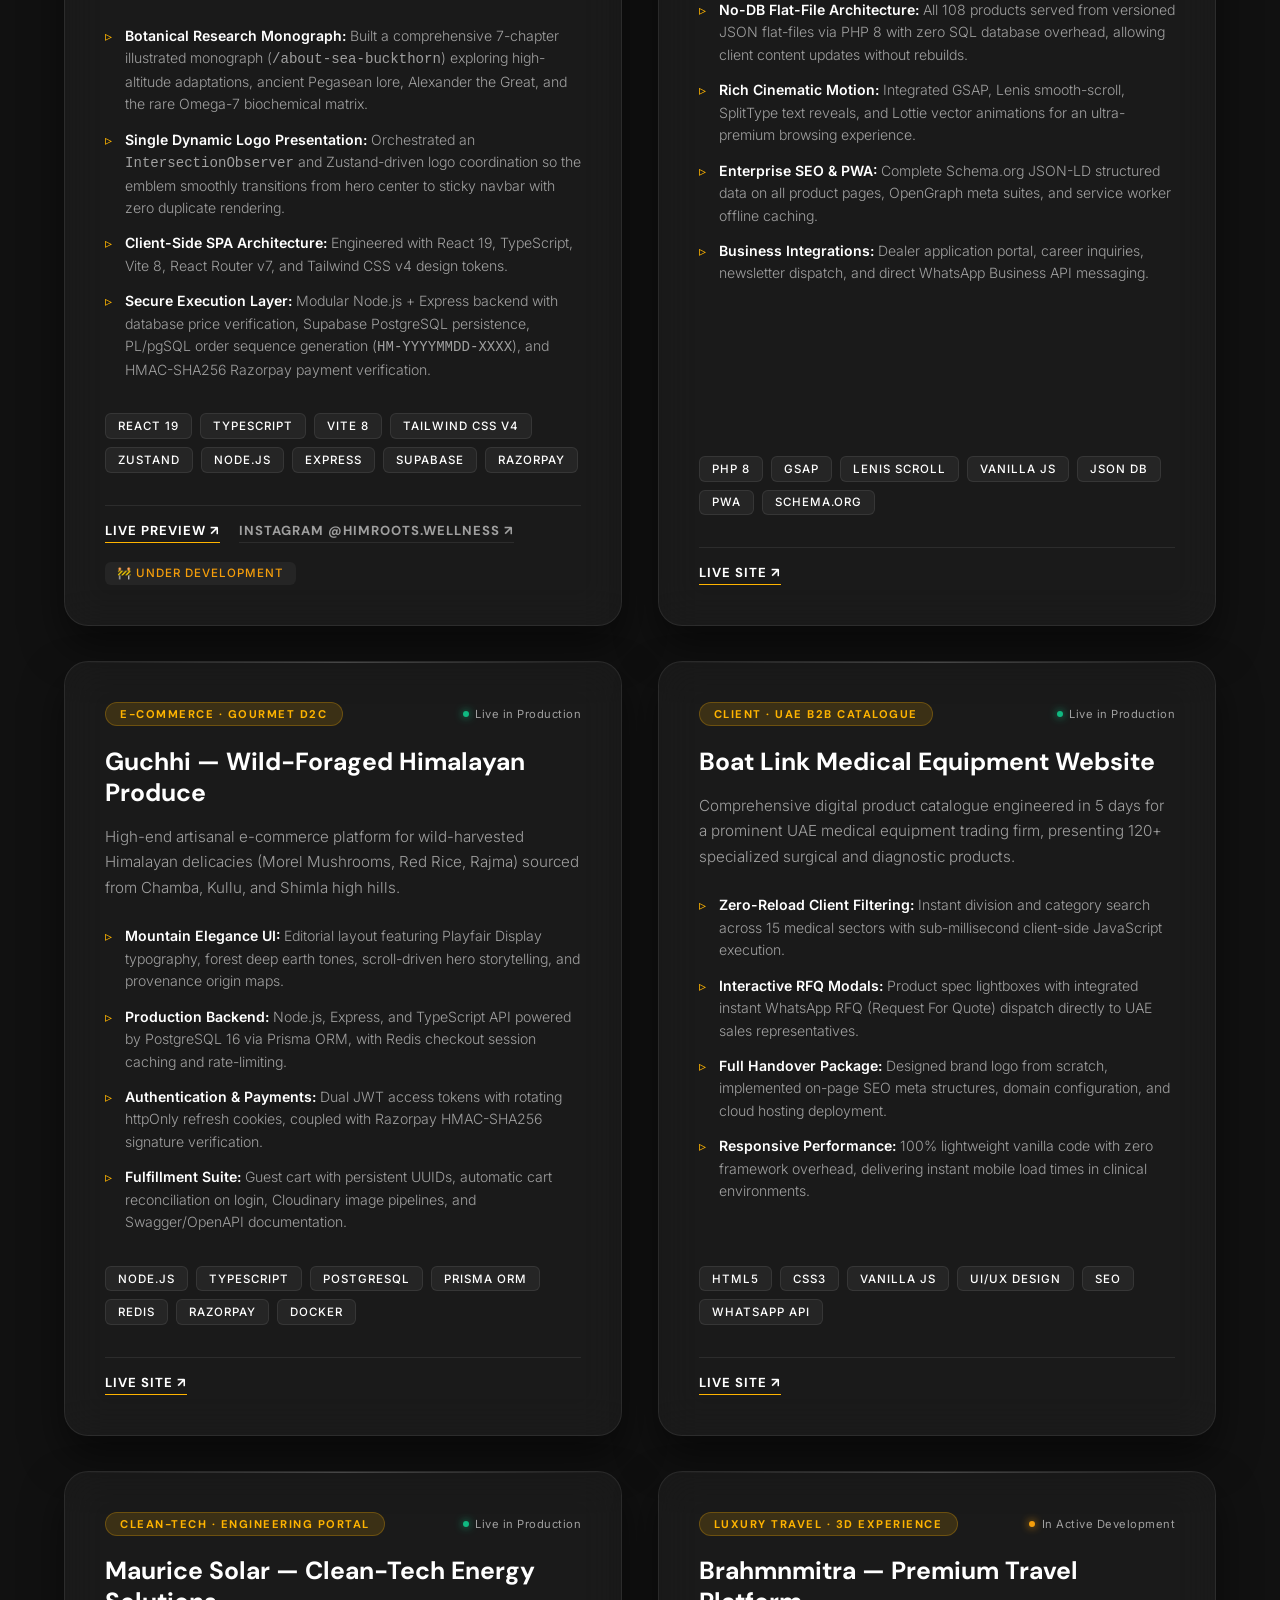
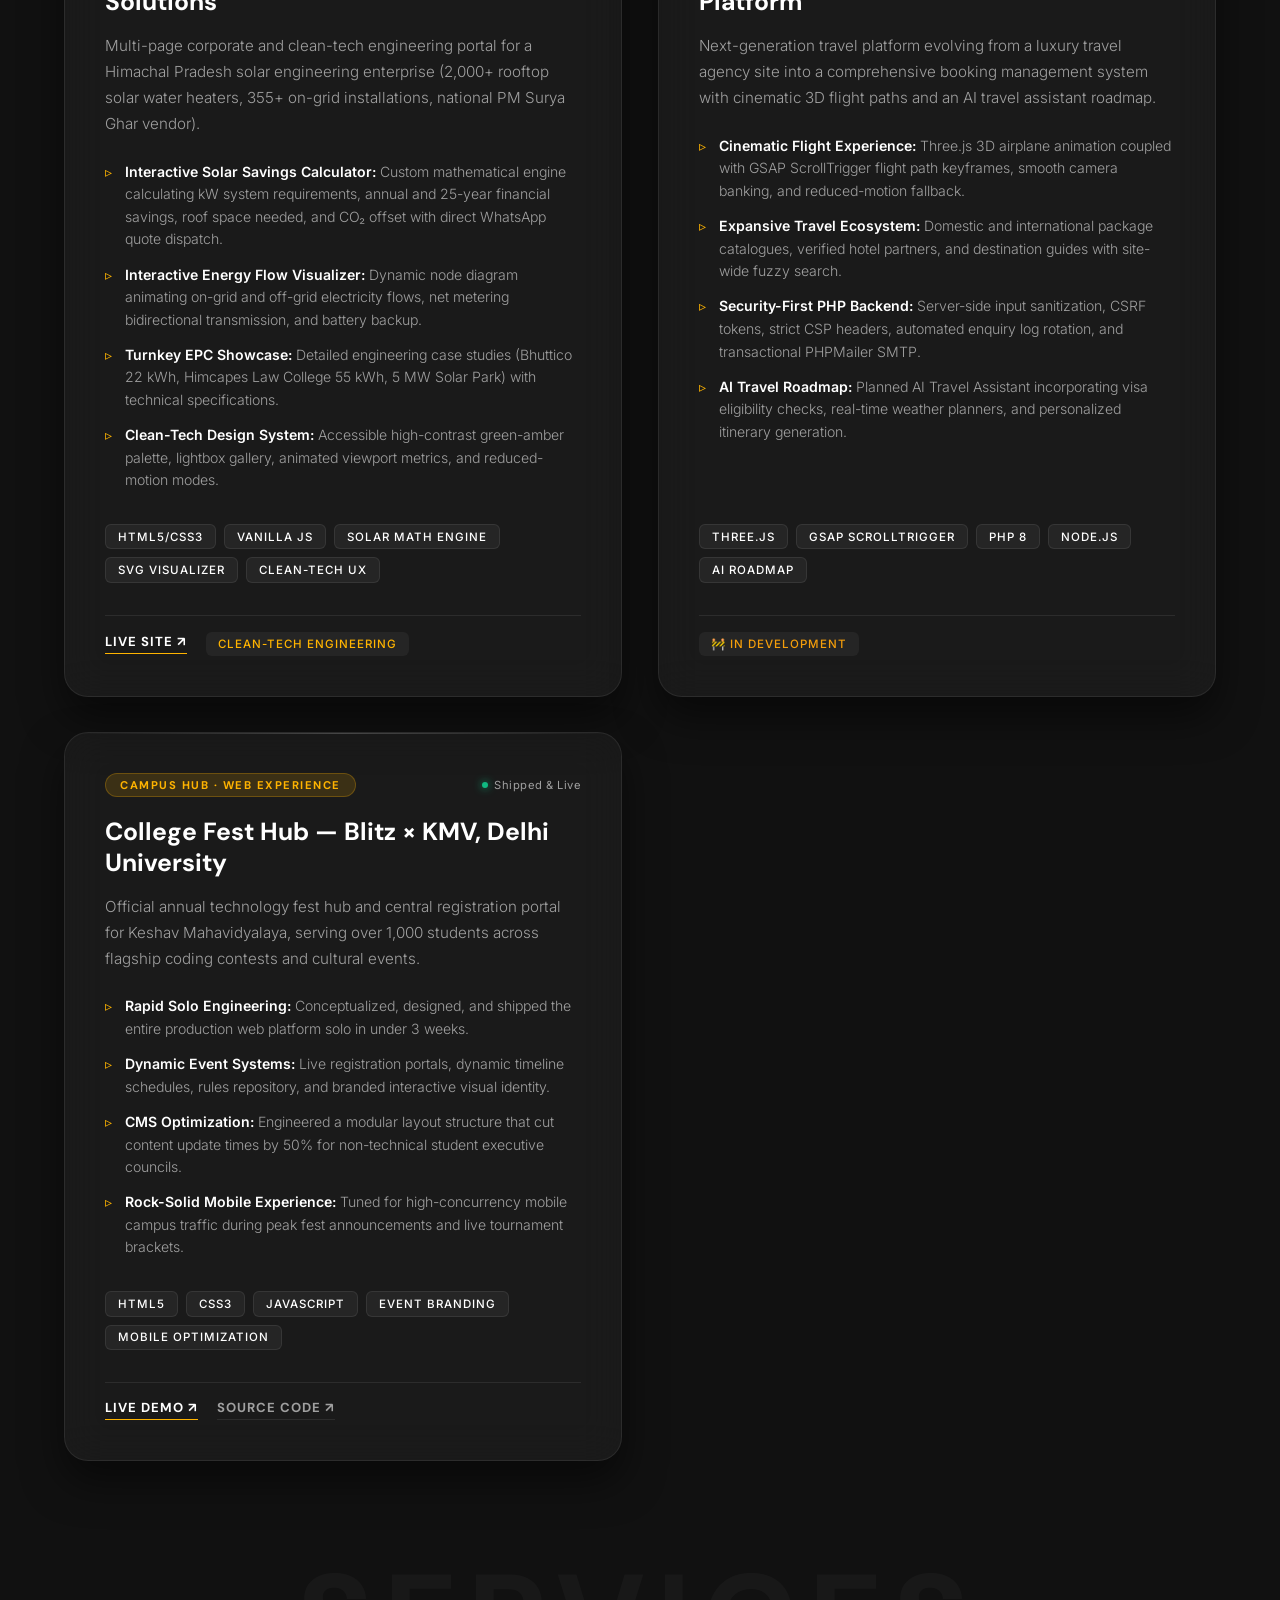
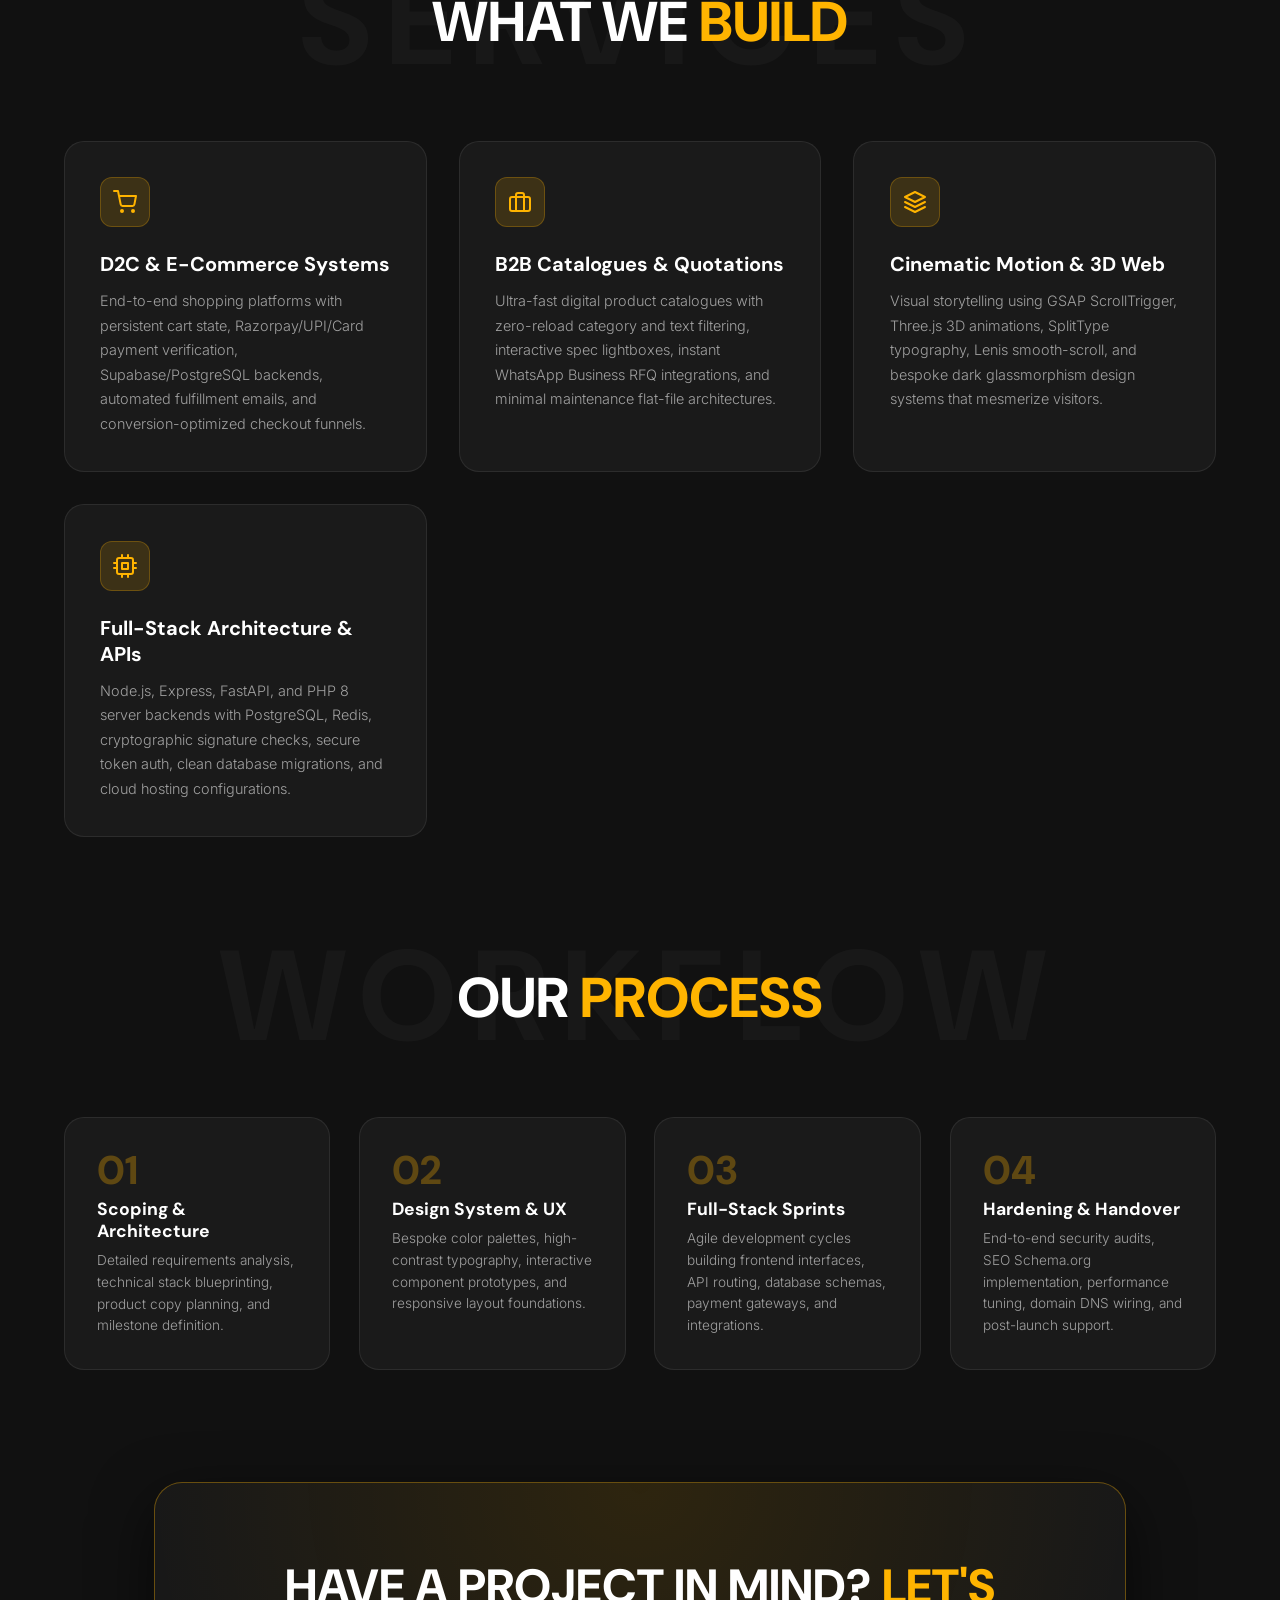
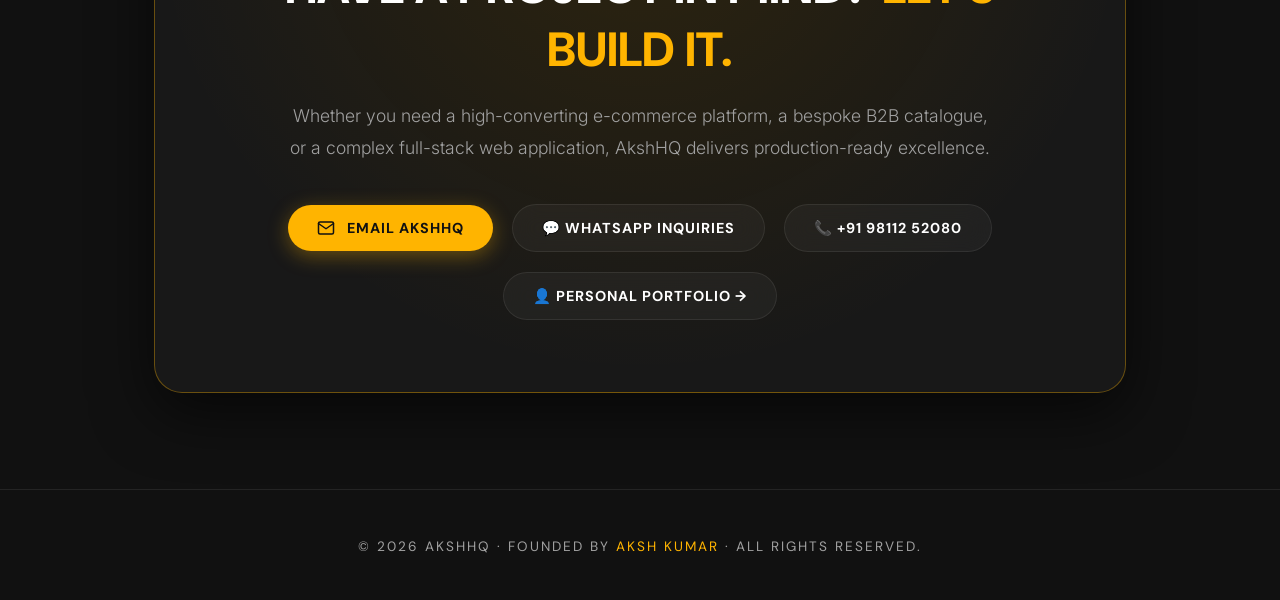
<file: akshhq.html>
<!DOCTYPE html>
<html lang="en">
<head>
<meta charset="UTF-8">
<meta name="viewport" content="width=device-width, initial-scale=1.0">
<title>AkshHQ — Digital Studio & Software Engineering Practice</title>
<meta name="description" content="AkshHQ is an independent digital studio and software engineering practice founded by Aksh Kumar. Designing and shipping high-performance e-commerce platforms, B2B catalogues, clean-tech engineering portals, and custom web applications.">
<link rel="preconnect" href="https://fonts.googleapis.com">
<link rel="preconnect" href="https://fonts.gstatic.com" crossorigin>
<link href="https://fonts.googleapis.com/css2?family=DM+Sans:wght@400;500;700;800&family=Inter:wght@300;400;500;600;700&display=swap" rel="stylesheet">
<link rel="stylesheet" href="style.css">
<link rel="icon" type="image/png" href="media files/AHQ_favicon.png">
<link rel="apple-touch-icon" href="media files/AHQ_favicon.png">
<meta property="og:title" content="AkshHQ — Digital Studio & Software Practice">
<meta property="og:description" content="Production-grade e-commerce, B2B digital catalogues, clean-tech portals, and full-stack software systems.">
<meta property="og:image" content="media files/banner.webp">
<style>
/* AkshHQ Studio Custom Page Styles */
.aksh-page {
  padding-right: 0 !important;
  max-width: 100% !important;
}

/* Studio Header Nav */
.studio-nav {
  position: sticky;
  top: 0;
  width: 100%;
  z-index: 200;
  backdrop-filter: blur(20px);
  -webkit-backdrop-filter: blur(20px);
  background: rgba(17, 17, 17, 0.85);
  border-bottom: 1px solid var(--glass-border);
  padding: 1.2rem 2rem;
  transition: all 0.3s ease;
}
.studio-nav-container {
  max-width: 1300px;
  margin: 0 auto;
  display: flex;
  align-items: center;
  justify-content: space-between;
  gap: 1.5rem;
}
.studio-brand {
  display: flex;
  align-items: center;
  gap: 0.9rem;
  text-decoration: none;
}
.studio-logo-img {
  height: 34px;
  width: auto;
  display: block;
  object-fit: contain;
  transition: transform 0.3s cubic-bezier(0.4, 0, 0.2, 1), filter 0.3s ease;
}
.studio-brand:hover .studio-logo-img {
  transform: scale(1.04);
  filter: drop-shadow(0 0 16px rgba(6, 88, 254, 0.45));
}
.brand-badge {
  font-size: 0.65rem;
  text-transform: uppercase;
  letter-spacing: 1.5px;
  color: var(--accent);
  background: var(--accent-dim);
  border: 1px solid rgba(255, 180, 0, 0.25);
  padding: 0.2rem 0.6rem;
  border-radius: 20px;
  font-weight: 700;
}
.studio-links {
  display: flex;
  align-items: center;
  gap: 2rem;
}
.studio-links a {
  color: var(--text-muted);
  text-decoration: none;
  font-family: var(--sans);
  font-size: 0.9rem;
  font-weight: 600;
  letter-spacing: 0.5px;
  transition: color 0.3s ease;
}
.studio-links a:hover {
  color: var(--accent);
}
.back-to-portfolio {
  display: inline-flex;
  align-items: center;
  gap: 0.5rem;
  color: var(--accent) !important;
  font-weight: 700 !important;
}
.btn-studio-cta {
  display: inline-flex;
  align-items: center;
  gap: 0.5rem;
  padding: 0.6rem 1.4rem;
  border-radius: 50px;
  background: var(--accent);
  color: #111 !important;
  font-family: var(--sans);
  font-weight: 700;
  font-size: 0.85rem;
  text-decoration: none;
  letter-spacing: 0.5px;
  text-transform: uppercase;
  transition: all 0.3s ease;
  box-shadow: 0 4px 15px rgba(255, 180, 0, 0.3);
}
.btn-studio-cta:hover {
  transform: translateY(-2px);
  box-shadow: 0 8px 25px rgba(255, 180, 0, 0.5);
  background: #ffc425;
}

/* Studio Hero */
.studio-hero {
  padding: clamp(5rem, 9vw, 8rem) clamp(1.5rem, 5vw, 4rem) 3rem clamp(1.5rem, 5vw, 4rem);
  max-width: 1300px;
  margin: 0 auto;
  text-align: center;
  position: relative;
}
.hero-glow-orb {
  position: absolute;
  top: 10%;
  left: 50%;
  transform: translateX(-50%);
  width: clamp(300px, 60vw, 800px);
  height: clamp(250px, 40vw, 450px);
  background: radial-gradient(circle, rgba(255, 180, 0, 0.12) 0%, rgba(255, 180, 0, 0.02) 50%, transparent 75%);
  filter: blur(60px);
  z-index: -1;
  pointer-events: none;
}
.studio-kicker {
  display: inline-flex;
  align-items: center;
  gap: 0.75rem;
  padding: 0.4rem 1.2rem;
  background: rgba(255, 180, 0, 0.08);
  border: 1px solid rgba(255, 180, 0, 0.25);
  border-radius: 50px;
  font-family: var(--sans);
  font-size: 0.75rem;
  text-transform: uppercase;
  letter-spacing: 2px;
  color: var(--accent);
  font-weight: 700;
  margin-bottom: 2rem;
}
.studio-kicker-dot {
  width: 7px;
  height: 7px;
  border-radius: 50%;
  background: var(--accent);
  box-shadow: 0 0 10px var(--accent);
}
.studio-h1 {
  font-family: var(--sans);
  font-size: clamp(2.8rem, 6.5vw, 5.2rem);
  font-weight: 800;
  line-height: 1.05;
  color: var(--text-main);
  text-transform: uppercase;
  margin-bottom: 1.8rem;
  max-width: 1000px;
  margin-left: auto;
  margin-right: auto;
}
.studio-h1 span {
  color: var(--accent);
  background: linear-gradient(135deg, #FFF, #FFB400 60%);
  -webkit-background-clip: text;
  -webkit-text-fill-color: transparent;
}
.studio-tagline {
  font-size: clamp(1.1rem, 2vw, 1.3rem);
  line-height: 1.8;
  color: var(--text-muted);
  max-width: 820px;
  margin: 0 auto 3.5rem auto;
  font-weight: 300;
}
.studio-stats-grid {
  display: grid;
  grid-template-columns: repeat(4, 1fr);
  gap: 1.5rem;
  max-width: 1100px;
  margin: 0 auto;
}
.stat-box {
  background: var(--glass-bg);
  border: 1px solid var(--glass-border);
  border-radius: 18px;
  padding: 1.8rem 1.2rem;
  backdrop-filter: blur(12px);
  -webkit-backdrop-filter: blur(12px);
  transition: all 0.3s ease;
}
.stat-box:hover {
  border-color: var(--accent);
  transform: translateY(-5px);
  box-shadow: 0 10px 30px rgba(0,0,0,0.5);
}
.stat-num {
  font-family: var(--sans);
  font-size: clamp(2rem, 3.5vw, 2.8rem);
  font-weight: 800;
  color: var(--accent);
  line-height: 1.1;
  margin-bottom: 0.3rem;
}
.stat-label {
  font-size: 0.8rem;
  text-transform: uppercase;
  letter-spacing: 1.5px;
  color: var(--text-main);
  font-weight: 600;
  margin-bottom: 0.2rem;
}
.stat-sub {
  font-size: 0.75rem;
  color: var(--text-muted);
}

/* Category Filters Bar */
.filter-section {
  max-width: 1300px;
  margin: 4rem auto 2.5rem auto;
  padding: 0 clamp(1.5rem, 5vw, 4rem);
}
.filter-bar {
  display: flex;
  align-items: center;
  justify-content: center;
  flex-wrap: wrap;
  gap: 0.75rem;
  padding: 0.75rem;
  background: var(--glass-bg);
  border: 1px solid var(--glass-border);
  border-radius: 60px;
  backdrop-filter: blur(20px);
  -webkit-backdrop-filter: blur(20px);
}
.filter-btn {
  background: transparent;
  border: 1px solid transparent;
  color: var(--text-muted);
  font-family: var(--sans);
  font-size: 0.85rem;
  font-weight: 600;
  padding: 0.6rem 1.4rem;
  border-radius: 40px;
  cursor: pointer;
  transition: all 0.3s ease;
  display: flex;
  align-items: center;
  gap: 0.5rem;
}
.filter-btn:hover {
  color: var(--text-main);
  background: rgba(255, 255, 255, 0.04);
}
.filter-btn.active {
  background: var(--accent);
  color: #111;
  border-color: var(--accent);
  font-weight: 700;
  box-shadow: 0 4px 15px rgba(255, 180, 0, 0.3);
}
.filter-count {
  font-size: 0.75rem;
  padding: 0.15rem 0.5rem;
  border-radius: 20px;
  background: rgba(255, 255, 255, 0.1);
  color: inherit;
}
.filter-btn.active .filter-count {
  background: rgba(0, 0, 0, 0.2);
}

/* Projects Showcase Grid */
.showcase-grid {
  display: grid;
  grid-template-columns: repeat(auto-fill, minmax(370px, 1fr));
  gap: 2.2rem;
  max-width: 1300px;
  margin: 0 auto;
  padding: 0 clamp(1.5rem, 5vw, 4rem);
}
.showcase-card {
  padding: 2.5rem;
  display: flex;
  flex-direction: column;
  transition: all 0.4s cubic-bezier(0.2, 1, 0.3, 1);
  position: relative;
}
.showcase-card.hidden {
  display: none !important;
}
.card-header-meta {
  display: flex;
  align-items: center;
  justify-content: space-between;
  gap: 1rem;
  margin-bottom: 1.2rem;
}
.card-badge {
  font-family: var(--sans);
  font-size: 0.7rem;
  font-weight: 700;
  text-transform: uppercase;
  letter-spacing: 1.5px;
  color: var(--accent);
  background: var(--accent-dim);
  border: 1px solid rgba(255, 180, 0, 0.25);
  border-radius: 50px;
  padding: 0.25rem 0.9rem;
}
.card-status {
  font-size: 0.7rem;
  letter-spacing: 0.5px;
  color: var(--text-muted);
  display: inline-flex;
  align-items: center;
  gap: 0.4rem;
}
.status-indicator {
  width: 6px;
  height: 6px;
  border-radius: 50%;
  background: #10b981;
  box-shadow: 0 0 8px #10b981;
}
.status-indicator.dev {
  background: #f59e0b;
  box-shadow: 0 0 8px #f59e0b;
}
.status-indicator.oss {
  background: #3b82f6;
  box-shadow: 0 0 8px #3b82f6;
}
.card-title {
  font-family: var(--sans);
  font-size: 1.55rem;
  font-weight: 700;
  color: var(--text-main);
  line-height: 1.25;
  margin-bottom: 1rem;
}
.card-summary {
  font-size: 0.95rem;
  line-height: 1.7;
  color: var(--text-muted);
  margin-bottom: 1.5rem;
  font-weight: 300;
}
.card-dossier {
  list-style: none;
  padding: 0;
  margin: 0 0 2rem 0;
  flex: 1;
  display: flex;
  flex-direction: column;
  gap: 0.8rem;
}
.card-dossier li {
  font-size: 0.88rem;
  line-height: 1.6;
  font-weight: 300;
  position: relative;
  padding-left: 1.25rem;
  color: var(--text-muted);
}
.card-dossier li::before {
  content: '▹';
  position: absolute;
  left: 0;
  color: var(--accent);
}
.card-dossier li b {
  color: var(--text-main);
  font-weight: 600;
}
.card-stack {
  display: flex;
  flex-wrap: wrap;
  gap: 0.5rem;
  margin-bottom: 2rem;
}
.stack-chip {
  font-size: 0.72rem;
  text-transform: uppercase;
  letter-spacing: 1px;
  color: var(--text-main);
  background: rgba(255, 255, 255, 0.05);
  border: 1px solid var(--glass-border);
  padding: 0.3rem 0.75rem;
  border-radius: 6px;
  font-weight: 500;
}
.card-actions {
  display: flex;
  align-items: center;
  gap: 1.2rem;
  flex-wrap: wrap;
  padding-top: 1rem;
  border-top: 1px solid var(--glass-border);
}
.action-link {
  text-decoration: none;
  color: var(--text-main);
  font-family: var(--sans);
  font-size: 0.82rem;
  font-weight: 700;
  letter-spacing: 1px;
  text-transform: uppercase;
  display: inline-flex;
  align-items: center;
  gap: 0.4rem;
  transition: all 0.3s ease;
  border-bottom: 1px solid var(--accent);
  padding-bottom: 3px;
}
.action-link:hover {
  color: var(--accent);
  transform: translateX(2px);
}
.action-secondary {
  color: var(--text-muted);
  border-bottom-color: var(--glass-border);
}
.action-secondary:hover {
  color: var(--text-main);
  border-bottom-color: var(--text-main);
}

/* Capabilities & Services */
.capabilities-section {
  max-width: 1300px;
  margin: 6rem auto 0 auto;
  padding: 0 clamp(1.5rem, 5vw, 4rem);
}
.services-grid {
  display: grid;
  grid-template-columns: repeat(auto-fit, minmax(280px, 1fr));
  gap: 2rem;
}
.service-card {
  padding: 2.2rem;
  background: var(--glass-bg);
  border: 1px solid var(--glass-border);
  border-radius: 20px;
  transition: all 0.3s ease;
}
.service-card:hover {
  border-color: var(--accent);
  transform: translateY(-6px);
  box-shadow: 0 15px 35px rgba(0,0,0,0.4);
}
.service-icon {
  width: 50px;
  height: 50px;
  border-radius: 12px;
  background: var(--accent-dim);
  border: 1px solid rgba(255, 180, 0, 0.25);
  display: flex;
  align-items: center;
  justify-content: center;
  margin-bottom: 1.5rem;
  color: var(--accent);
}
.service-title {
  font-family: var(--sans);
  font-size: 1.25rem;
  color: var(--text-main);
  margin-bottom: 0.75rem;
  font-weight: 700;
}
.service-desc {
  font-size: 0.9rem;
  line-height: 1.7;
  color: var(--text-muted);
  font-weight: 300;
}

/* Studio Process */
.process-section {
  max-width: 1300px;
  margin: 6rem auto 0 auto;
  padding: 0 clamp(1.5rem, 5vw, 4rem);
}
.process-grid {
  display: grid;
  grid-template-columns: repeat(4, 1fr);
  gap: 1.8rem;
}
.process-step {
  padding: 2rem;
  background: var(--glass-bg);
  border: 1px solid var(--glass-border);
  border-radius: 20px;
  position: relative;
  transition: all 0.3s ease;
}
.process-step:hover {
  border-color: var(--accent);
}
.step-num {
  font-family: var(--sans);
  font-size: 2.5rem;
  font-weight: 800;
  color: rgba(255, 180, 0, 0.3);
  margin-bottom: 0.5rem;
  line-height: 1;
}
.step-title {
  font-family: var(--sans);
  font-size: 1.1rem;
  font-weight: 700;
  color: var(--text-main);
  margin-bottom: 0.5rem;
}
.step-desc {
  font-size: 0.85rem;
  line-height: 1.6;
  color: var(--text-muted);
  font-weight: 300;
}

/* Studio CTA Section */
.studio-contact-section {
  max-width: 1100px;
  margin: 7rem auto 4rem auto;
  padding: 0 clamp(1.5rem, 5vw, 4rem);
  text-align: center;
}
.contact-banner {
  padding: clamp(3rem, 6vw, 4.5rem);
  border-radius: 28px;
  background: radial-gradient(circle at 50% 0%, rgba(255,180,0,0.12), rgba(255,255,255,0.03) 70%);
  border: 1px solid rgba(255, 180, 0, 0.35);
  box-shadow: 0 20px 60px rgba(0,0,0,0.6);
  position: relative;
  overflow: hidden;
}
.contact-banner h2 {
  font-family: var(--sans);
  font-size: clamp(2rem, 4vw, 3rem);
  font-weight: 800;
  color: var(--text-main);
  margin-bottom: 1.2rem;
  text-transform: uppercase;
}
.contact-banner h2 span {
  color: var(--accent);
}
.contact-banner p {
  font-size: 1.1rem;
  line-height: 1.8;
  color: var(--text-muted);
  max-width: 700px;
  margin: 0 auto 2.5rem auto;
  font-weight: 300;
}
.contact-channel-buttons {
  display: flex;
  align-items: center;
  justify-content: center;
  gap: 1.2rem;
  flex-wrap: wrap;
}
.btn-channel {
  display: inline-flex;
  align-items: center;
  gap: 0.75rem;
  padding: 0.9rem 1.8rem;
  border-radius: 50px;
  font-family: var(--sans);
  font-weight: 700;
  font-size: 0.9rem;
  letter-spacing: 1px;
  text-transform: uppercase;
  text-decoration: none;
  transition: all 0.3s ease;
}
.btn-channel.primary {
  background: var(--accent);
  color: #111;
  box-shadow: 0 5px 20px rgba(255, 180, 0, 0.35);
}
.btn-channel.primary:hover {
  transform: translateY(-3px);
  box-shadow: 0 8px 30px rgba(255, 180, 0, 0.5);
  background: #ffc425;
}
.btn-channel.secondary {
  background: var(--glass-bg);
  border: 1px solid var(--glass-border);
  color: var(--text-main);
  backdrop-filter: blur(12px);
}
.btn-channel.secondary:hover {
  border-color: var(--accent);
  color: var(--accent);
  transform: translateY(-3px);
}

/* Studio Footer */
.studio-footer {
  padding: 3rem 2rem;
  text-align: center;
  border-top: 1px solid var(--glass-border);
  margin-top: 6rem;
}
.studio-footer p {
  font-family: var(--sans);
  font-size: 0.85rem;
  letter-spacing: 2px;
  text-transform: uppercase;
  color: var(--text-muted);
}
.studio-footer a {
  color: var(--accent);
  text-decoration: none;
}

/* Responsive adjustments */
@media (max-width: 1024px) {
  .studio-stats-grid { grid-template-columns: repeat(2, 1fr); }
  .process-grid { grid-template-columns: repeat(2, 1fr); }
}
@media (max-width: 768px) {
  .studio-nav-container { flex-direction: column; gap: 1rem; align-items: flex-start; }
  .studio-links { flex-wrap: wrap; gap: 1.2rem; }
  .studio-stats-grid { grid-template-columns: 1fr; }
  .process-grid { grid-template-columns: 1fr; }
  .showcase-grid { grid-template-columns: 1fr; }
  .contact-channel-buttons { flex-direction: column; width: 100%; }
  .btn-channel { width: 100%; justify-content: center; }
}
</style>
</head>
<body class="aksh-page">

<!-- Studio Header Navigation -->
<nav class="studio-nav">
  <div class="studio-nav-container">
    <a href="#hero" class="studio-brand" title="AkshHQ Studio">
      <img src="media files/AkshHQ.png" alt="AkshHQ" class="studio-logo-img">
      <span class="brand-badge">STUDIO</span>
    </a>
    
    <div class="studio-links">
      <a href="index.html" class="back-to-portfolio">
        <svg width="16" height="16" viewBox="0 0 24 24" fill="none" stroke="currentColor" stroke-width="2.5" stroke-linecap="round" stroke-linejoin="round"><path d="M19 12H5"></path><path d="M12 19l-7-7 7-7"></path></svg>
        Personal Portfolio
      </a>
      <a href="#projects">All Projects</a>
      <a href="#capabilities">Capabilities</a>
      <a href="#process">Process</a>
      <a href="#contact" class="btn-studio-cta">Start a Project</a>
    </div>
  </div>
</nav>

<!-- Studio Hero Section -->
<header class="studio-hero" id="hero">
  <div class="hero-glow-orb"></div>
  <div class="studio-kicker">
    <span class="studio-kicker-dot"></span>
    Independent Digital Studio & Web Practice
  </div>
  <h1 class="studio-h1">Engineering <span>High-Impact</span> Web & Digital Products.</h1>
  <p class="studio-tagline">
    Founded and run independently by <b>Aksh Kumar</b>, AkshHQ designs and ships production-grade e-commerce platforms, B2B catalogues, clean-tech engineering portals, and custom full-stack software systems for ambitious brands, organizations, and open-source ecosystems.
  </p>

  <div class="studio-stats-grid">
    <div class="stat-box">
      <div class="stat-num">07</div>
      <div class="stat-label">Total Projects</div>
      <div class="stat-sub">Client, D2C & Engineering</div>
    </div>
    <div class="stat-box">
      <div class="stat-num">04</div>
      <div class="stat-label">Live Deployments</div>
      <div class="stat-sub">In Production & Shipped</div>
    </div>
    <div class="stat-box">
      <div class="stat-num">100%</div>
      <div class="stat-label">Modern Stack</div>
      <div class="stat-sub">React 19, TS, Node, PHP 8</div>
    </div>
    <div class="stat-box">
      <div class="stat-num">End-to-End</div>
      <div class="stat-label">Delivery Scope</div>
      <div class="stat-sub">Architecture, DB, UI & Cloud</div>
    </div>
  </div>
</header>

<!-- Projects Filtering Bar -->
<section class="filter-section" id="projects">
  <div class="sec-title-container" style="margin-bottom: 2.5rem;">
    <h2 class="sec-bg-text">SHOWCASE</h2>
    <h2 class="sec-title">ALL <span>PROJECTS</span></h2>
  </div>

  <div class="filter-bar">
    <button class="filter-btn active" data-filter="all">
      All Works <span class="filter-count">7</span>
    </button>
    <button class="filter-btn" data-filter="ecommerce">
      E-Commerce & D2C <span class="filter-count">2</span>
    </button>
    <button class="filter-btn" data-filter="b2b">
      Client & B2B Portals <span class="filter-count">6</span>
    </button>
    <button class="filter-btn" data-filter="fullstack">
      Full-Stack & Systems <span class="filter-count">4</span>
    </button>
    <button class="filter-btn" data-filter="campus">
      Campus & Web <span class="filter-count">1</span>
    </button>
  </div>
</section>

<!-- Projects Showcase Grid -->
<main class="showcase-grid">

  <!-- PROJECT 1: HIMROOTS -->
  <article class="glass-card showcase-card" id="himroots" data-categories="ecommerce fullstack b2b">
    <div class="card-header-meta">
      <span class="card-badge">E-Commerce · Botanical D2C</span>
      <span class="card-status"><span class="status-indicator dev"></span> Under Development</span>
    </div>
    <h3 class="card-title">Himroots Wellness — High-Himalayan Sea Buckthorn Platform</h3>
    <p class="card-summary">
      A luxury, high-performance D2C e-commerce platform and botanical archive celebrating the sacred vitality of wild-foraged Himalayan Sea Buckthorn (<i>Hippophae rhamnoides</i>) from Ladakh and Spiti at 12,000+ ft.
    </p>
    <ul class="card-dossier">
      <li><b>Botanical Research Monograph:</b> Built a comprehensive 7-chapter illustrated monograph (<code>/about-sea-buckthorn</code>) exploring high-altitude adaptations, ancient Pegasean lore, Alexander the Great, and the rare Omega-7 biochemical matrix.</li>
      <li><b>Single Dynamic Logo Presentation:</b> Orchestrated an <code>IntersectionObserver</code> and Zustand-driven logo coordination so the emblem smoothly transitions from hero center to sticky navbar with zero duplicate rendering.</li>
      <li><b>Client-Side SPA Architecture:</b> Engineered with React 19, TypeScript, Vite 8, React Router v7, and Tailwind CSS v4 design tokens.</li>
      <li><b>Secure Execution Layer:</b> Modular Node.js + Express backend with database price verification, Supabase PostgreSQL persistence, PL/pgSQL order sequence generation (<code>HM-YYYYMMDD-XXXX</code>), and HMAC-SHA256 Razorpay payment verification.</li>
    </ul>
    <div class="card-stack">
      <span class="stack-chip">React 19</span>
      <span class="stack-chip">TypeScript</span>
      <span class="stack-chip">Vite 8</span>
      <span class="stack-chip">Tailwind CSS v4</span>
      <span class="stack-chip">Zustand</span>
      <span class="stack-chip">Node.js</span>
      <span class="stack-chip">Express</span>
      <span class="stack-chip">Supabase</span>
      <span class="stack-chip">Razorpay</span>
    </div>
    <div class="card-actions">
      <a href="https://him-roots.vercel.app/" target="_blank" rel="noopener noreferrer" class="action-link">
        Live Preview ↗
      </a>
      <a href="https://www.instagram.com/himroots.wellness/" target="_blank" rel="noopener noreferrer" class="action-link action-secondary">
        Instagram @himroots.wellness ↗
      </a>
      <span class="stack-chip" style="border:none; color:#f59e0b;">🚧 Under Development</span>
    </div>
  </article>

  <!-- PROJECT 2: MAURICE APPLIANCES -->
  <article class="glass-card showcase-card" id="maurice" data-categories="b2b">
    <div class="card-header-meta">
      <span class="card-badge">Client · B2C/B2B Corporate</span>
      <span class="card-status"><span class="status-indicator"></span> Live in Production</span>
    </div>
    <h3 class="card-title">Maurice Appliances — Official Brand Website</h3>
    <p class="card-summary">
      Full marketing and B2C/B2B catalogue platform for a BIS and ISO-certified Indian home appliance manufacturer boasting 108 products across 11 major categories.
    </p>
    <ul class="card-dossier">
      <li><b>No-DB Flat-File Architecture:</b> All 108 products served from versioned JSON flat-files via PHP 8 with zero SQL database overhead, allowing client content updates without rebuilds.</li>
      <li><b>Rich Cinematic Motion:</b> Integrated GSAP, Lenis smooth-scroll, SplitType text reveals, and Lottie vector animations for an ultra-premium browsing experience.</li>
      <li><b>Enterprise SEO & PWA:</b> Complete Schema.org JSON-LD structured data on all product pages, OpenGraph meta suites, and service worker offline caching.</li>
      <li><b>Business Integrations:</b> Dealer application portal, career inquiries, newsletter dispatch, and direct WhatsApp Business API messaging.</li>
    </ul>
    <div class="card-stack">
      <span class="stack-chip">PHP 8</span>
      <span class="stack-chip">GSAP</span>
      <span class="stack-chip">Lenis Scroll</span>
      <span class="stack-chip">Vanilla JS</span>
      <span class="stack-chip">JSON DB</span>
      <span class="stack-chip">PWA</span>
      <span class="stack-chip">Schema.org</span>
    </div>
    <div class="card-actions">
      <a href="http://mauriceappliances.in/" target="_blank" rel="noopener noreferrer" class="action-link">
        Live Site ↗
      </a>
    </div>
  </article>

  <!-- PROJECT 3: GUCHHI -->
  <article class="glass-card showcase-card" id="guchhi" data-categories="ecommerce fullstack b2b">
    <div class="card-header-meta">
      <span class="card-badge">E-Commerce · Gourmet D2C</span>
      <span class="card-status"><span class="status-indicator"></span> Live in Production</span>
    </div>
    <h3 class="card-title">Guchhi — Wild-Foraged Himalayan Produce</h3>
    <p class="card-summary">
      High-end artisanal e-commerce platform for wild-harvested Himalayan delicacies (Morel Mushrooms, Red Rice, Rajma) sourced from Chamba, Kullu, and Shimla high hills.
    </p>
    <ul class="card-dossier">
      <li><b>Mountain Elegance UI:</b> Editorial layout featuring Playfair Display typography, forest deep earth tones, scroll-driven hero storytelling, and provenance origin maps.</li>
      <li><b>Production Backend:</b> Node.js, Express, and TypeScript API powered by PostgreSQL 16 via Prisma ORM, with Redis checkout session caching and rate-limiting.</li>
      <li><b>Authentication & Payments:</b> Dual JWT access tokens with rotating httpOnly refresh cookies, coupled with Razorpay HMAC-SHA256 signature verification.</li>
      <li><b>Fulfillment Suite:</b> Guest cart with persistent UUIDs, automatic cart reconciliation on login, Cloudinary image pipelines, and Swagger/OpenAPI documentation.</li>
    </ul>
    <div class="card-stack">
      <span class="stack-chip">Node.js</span>
      <span class="stack-chip">TypeScript</span>
      <span class="stack-chip">PostgreSQL</span>
      <span class="stack-chip">Prisma ORM</span>
      <span class="stack-chip">Redis</span>
      <span class="stack-chip">Razorpay</span>
      <span class="stack-chip">Docker</span>
    </div>
    <div class="card-actions">
      <a href="https://guchhi.in/" target="_blank" rel="noopener noreferrer" class="action-link">
        Live Site ↗
      </a>
    </div>
  </article>

  <!-- PROJECT 4: BOAT LINK -->
  <article class="glass-card showcase-card" id="boatlink" data-categories="b2b">
    <div class="card-header-meta">
      <span class="card-badge">Client · UAE B2B Catalogue</span>
      <span class="card-status"><span class="status-indicator"></span> Live in Production</span>
    </div>
    <h3 class="card-title">Boat Link Medical Equipment Website</h3>
    <p class="card-summary">
      Comprehensive digital product catalogue engineered in 5 days for a prominent UAE medical equipment trading firm, presenting 120+ specialized surgical and diagnostic products.
    </p>
    <ul class="card-dossier">
      <li><b>Zero-Reload Client Filtering:</b> Instant division and category search across 15 medical sectors with sub-millisecond client-side JavaScript execution.</li>
      <li><b>Interactive RFQ Modals:</b> Product spec lightboxes with integrated instant WhatsApp RFQ (Request For Quote) dispatch directly to UAE sales representatives.</li>
      <li><b>Full Handover Package:</b> Designed brand logo from scratch, implemented on-page SEO meta structures, domain configuration, and cloud hosting deployment.</li>
      <li><b>Responsive Performance:</b> 100% lightweight vanilla code with zero framework overhead, delivering instant mobile load times in clinical environments.</li>
    </ul>
    <div class="card-stack">
      <span class="stack-chip">HTML5</span>
      <span class="stack-chip">CSS3</span>
      <span class="stack-chip">Vanilla JS</span>
      <span class="stack-chip">UI/UX Design</span>
      <span class="stack-chip">SEO</span>
      <span class="stack-chip">WhatsApp API</span>
    </div>
    <div class="card-actions">
      <a href="https://boatlinkmed.com/" target="_blank" rel="noopener noreferrer" class="action-link">
        Live Site ↗
      </a>
    </div>
  </article>

  <!-- PROJECT 5: MAURICE SOLAR -->
  <article class="glass-card showcase-card" id="mauricesolar" data-categories="b2b fullstack">
    <div class="card-header-meta">
      <span class="card-badge">Clean-Tech · Engineering Portal</span>
      <span class="card-status"><span class="status-indicator"></span> Live in Production</span>
    </div>
    <h3 class="card-title">Maurice Solar — Clean-Tech Energy Solutions</h3>
    <p class="card-summary">
      Multi-page corporate and clean-tech engineering portal for a Himachal Pradesh solar engineering enterprise (2,000+ rooftop solar water heaters, 355+ on-grid installations, national PM Surya Ghar vendor).
    </p>
    <ul class="card-dossier">
      <li><b>Interactive Solar Savings Calculator:</b> Custom mathematical engine calculating kW system requirements, annual and 25-year financial savings, roof space needed, and CO₂ offset with direct WhatsApp quote dispatch.</li>
      <li><b>Interactive Energy Flow Visualizer:</b> Dynamic node diagram animating on-grid and off-grid electricity flows, net metering bidirectional transmission, and battery backup.</li>
      <li><b>Turnkey EPC Showcase:</b> Detailed engineering case studies (Bhuttico 22 kWh, Himcapes Law College 55 kWh, 5 MW Solar Park) with technical specifications.</li>
      <li><b>Clean-Tech Design System:</b> Accessible high-contrast green-amber palette, lightbox gallery, animated viewport metrics, and reduced-motion modes.</li>
    </ul>
    <div class="card-stack">
      <span class="stack-chip">HTML5/CSS3</span>
      <span class="stack-chip">Vanilla JS</span>
      <span class="stack-chip">Solar Math Engine</span>
      <span class="stack-chip">SVG Visualizer</span>
      <span class="stack-chip">Clean-Tech UX</span>
    </div>
    <div class="card-actions">
      <a href="https://aksh.is-a.dev/Maurice-solar/" target="_blank" rel="noopener noreferrer" class="action-link">
        Live Site ↗
      </a>
      <span class="stack-chip" style="border:none; color:var(--accent);">Clean-Tech Engineering</span>
    </div>
  </article>

  <!-- PROJECT 6: BRAHMNMITRA -->
  <article class="glass-card showcase-card" id="brahmnmitra" data-categories="b2b fullstack">
    <div class="card-header-meta">
      <span class="card-badge">Luxury Travel · 3D Experience</span>
      <span class="card-status"><span class="status-indicator dev"></span> In Active Development</span>
    </div>
    <h3 class="card-title">Brahmnmitra — Premium Travel Platform</h3>
    <p class="card-summary">
      Next-generation travel platform evolving from a luxury travel agency site into a comprehensive booking management system with cinematic 3D flight paths and an AI travel assistant roadmap.
    </p>
    <ul class="card-dossier">
      <li><b>Cinematic Flight Experience:</b> Three.js 3D airplane animation coupled with GSAP ScrollTrigger flight path keyframes, smooth camera banking, and reduced-motion fallback.</li>
      <li><b>Expansive Travel Ecosystem:</b> Domestic and international package catalogues, verified hotel partners, and destination guides with site-wide fuzzy search.</li>
      <li><b>Security-First PHP Backend:</b> Server-side input sanitization, CSRF tokens, strict CSP headers, automated enquiry log rotation, and transactional PHPMailer SMTP.</li>
      <li><b>AI Travel Roadmap:</b> Planned AI Travel Assistant incorporating visa eligibility checks, real-time weather planners, and personalized itinerary generation.</li>
    </ul>
    <div class="card-stack">
      <span class="stack-chip">Three.js</span>
      <span class="stack-chip">GSAP ScrollTrigger</span>
      <span class="stack-chip">PHP 8</span>
      <span class="stack-chip">Node.js</span>
      <span class="stack-chip">AI Roadmap</span>
    </div>
    <div class="card-actions">
      <span class="stack-chip" style="border:none; color:#f59e0b;">🚧 In Development</span>
    </div>
  </article>

  <!-- PROJECT 7: TRYST / COLLEGE FEST HUB -->
  <article class="glass-card showcase-card" id="tryst" data-categories="campus">
    <div class="card-header-meta">
      <span class="card-badge">Campus Hub · Web Experience</span>
      <span class="card-status"><span class="status-indicator"></span> Shipped & Live</span>
    </div>
    <h3 class="card-title">College Fest Hub — Blitz × KMV, Delhi University</h3>
    <p class="card-summary">
      Official annual technology fest hub and central registration portal for Keshav Mahavidyalaya, serving over 1,000 students across flagship coding contests and cultural events.
    </p>
    <ul class="card-dossier">
      <li><b>Rapid Solo Engineering:</b> Conceptualized, designed, and shipped the entire production web platform solo in under 3 weeks.</li>
      <li><b>Dynamic Event Systems:</b> Live registration portals, dynamic timeline schedules, rules repository, and branded interactive visual identity.</li>
      <li><b>CMS Optimization:</b> Engineered a modular layout structure that cut content update times by 50% for non-technical student executive councils.</li>
      <li><b>Rock-Solid Mobile Experience:</b> Tuned for high-concurrency mobile campus traffic during peak fest announcements and live tournament brackets.</li>
    </ul>
    <div class="card-stack">
      <span class="stack-chip">HTML5</span>
      <span class="stack-chip">CSS3</span>
      <span class="stack-chip">JavaScript</span>
      <span class="stack-chip">Event Branding</span>
      <span class="stack-chip">Mobile Optimization</span>
    </div>
    <div class="card-actions">
      <a href="https://akshhq.github.io/tryst/" target="_blank" rel="noopener noreferrer" class="action-link">
        Live Demo ↗
      </a>
      <a href="https://github.com/akshhq/tryst" target="_blank" rel="noopener noreferrer" class="action-link action-secondary">
        Source Code ↗
      </a>
    </div>
  </article>

</main>

<!-- Studio Capabilities & Services -->
<section class="capabilities-section" id="capabilities">
  <div class="sec-title-container" style="margin-bottom: 3.5rem;">
    <h2 class="sec-bg-text">SERVICES</h2>
    <h2 class="sec-title">WHAT WE <span>BUILD</span></h2>
  </div>

  <div class="services-grid">
    <div class="service-card">
      <div class="service-icon">
        <svg width="24" height="24" viewBox="0 0 24 24" fill="none" stroke="currentColor" stroke-width="2" stroke-linecap="round" stroke-linejoin="round"><circle cx="9" cy="21" r="1"></circle><circle cx="20" cy="21" r="1"></circle><path d="M1 1h4l2.68 13.39a2 2 0 0 0 2 1.61h9.72a2 2 0 0 0 2-1.61L23 6H6"></path></svg>
      </div>
      <h4 class="service-title">D2C & E-Commerce Systems</h4>
      <p class="service-desc">
        End-to-end shopping platforms with persistent cart state, Razorpay/UPI/Card payment verification, Supabase/PostgreSQL backends, automated fulfillment emails, and conversion-optimized checkout funnels.
      </p>
    </div>

    <div class="service-card">
      <div class="service-icon">
        <svg width="24" height="24" viewBox="0 0 24 24" fill="none" stroke="currentColor" stroke-width="2" stroke-linecap="round" stroke-linejoin="round"><rect x="2" y="7" width="20" height="14" rx="2" ry="2"></rect><path d="M16 21V5a2 2 0 0 0-2-2h-4a2 2 0 0 0-2 2v16"></path></svg>
      </div>
      <h4 class="service-title">B2B Catalogues & Quotations</h4>
      <p class="service-desc">
        Ultra-fast digital product catalogues with zero-reload category and text filtering, interactive spec lightboxes, instant WhatsApp Business RFQ integrations, and minimal maintenance flat-file architectures.
      </p>
    </div>

    <div class="service-card">
      <div class="service-icon">
        <svg width="24" height="24" viewBox="0 0 24 24" fill="none" stroke="currentColor" stroke-width="2" stroke-linecap="round" stroke-linejoin="round"><polygon points="12 2 2 7 12 12 22 7 12 2"></polygon><polyline points="2 17 12 22 22 17"></polyline><polyline points="2 12 12 17 22 12"></polyline></svg>
      </div>
      <h4 class="service-title">Cinematic Motion & 3D Web</h4>
      <p class="service-desc">
        Visual storytelling using GSAP ScrollTrigger, Three.js 3D animations, SplitType typography, Lenis smooth-scroll, and bespoke dark glassmorphism design systems that mesmerize visitors.
      </p>
    </div>

    <div class="service-card">
      <div class="service-icon">
        <svg width="24" height="24" viewBox="0 0 24 24" fill="none" stroke="currentColor" stroke-width="2" stroke-linecap="round" stroke-linejoin="round"><rect x="4" y="4" width="16" height="16" rx="2" ry="2"></rect><rect x="9" y="9" width="6" height="6"></rect><line x1="9" y1="1" x2="9" y2="4"></line><line x1="15" y1="1" x2="15" y2="4"></line><line x1="9" y1="20" x2="9" y2="23"></line><line x1="15" y1="20" x2="15" y2="23"></line><line x1="20" y1="9" x2="23" y2="9"></line><line x1="20" y1="14" x2="23" y2="14"></line><line x1="1" y1="9" x2="4" y2="9"></line><line x1="1" y1="14" x2="4" y2="14"></line></svg>
      </div>
      <h4 class="service-title">Full-Stack Architecture & APIs</h4>
      <p class="service-desc">
        Node.js, Express, FastAPI, and PHP 8 server backends with PostgreSQL, Redis, cryptographic signature checks, secure token auth, clean database migrations, and cloud hosting configurations.
      </p>
    </div>
  </div>
</section>

<!-- Studio Workflow / Process -->
<section class="process-section" id="process">
  <div class="sec-title-container" style="margin-bottom: 3.5rem;">
    <h2 class="sec-bg-text">WORKFLOW</h2>
    <h2 class="sec-title">OUR <span>PROCESS</span></h2>
  </div>

  <div class="process-grid">
    <div class="process-step">
      <div class="step-num">01</div>
      <h4 class="step-title">Scoping & Architecture</h4>
      <p class="step-desc">Detailed requirements analysis, technical stack blueprinting, product copy planning, and milestone definition.</p>
    </div>

    <div class="process-step">
      <div class="step-num">02</div>
      <h4 class="step-title">Design System & UX</h4>
      <p class="step-desc">Bespoke color palettes, high-contrast typography, interactive component prototypes, and responsive layout foundations.</p>
    </div>

    <div class="process-step">
      <div class="step-num">03</div>
      <h4 class="step-title">Full-Stack Sprints</h4>
      <p class="step-desc">Agile development cycles building frontend interfaces, API routing, database schemas, payment gateways, and integrations.</p>
    </div>

    <div class="process-step">
      <div class="step-num">04</div>
      <h4 class="step-title">Hardening & Handover</h4>
      <p class="step-desc">End-to-end security audits, SEO Schema.org implementation, performance tuning, domain DNS wiring, and post-launch support.</p>
    </div>
  </div>
</section>

<!-- Studio Contact & Inquiries Section -->
<section class="studio-contact-section" id="contact">
  <div class="contact-banner">
    <h2>Have a Project in Mind? <span>Let's Build It.</span></h2>
    <p>
      Whether you need a high-converting e-commerce platform, a bespoke B2B catalogue, or a complex full-stack web application, AkshHQ delivers production-ready excellence.
    </p>

    <div class="contact-channel-buttons">
      <a href="mailto:akshkworks@gmail.com" class="btn-channel primary">
        <svg width="18" height="18" viewBox="0 0 24 24" fill="none" stroke="currentColor" stroke-width="2" stroke-linecap="round" stroke-linejoin="round"><path d="M4 4h16c1.1 0 2 .9 2 2v12c0 1.1-.9 2-2 2H4c-1.1 0-2-.9-2-2V6c0-1.1.9-2 2-2z"></path><polyline points="22,6 12,13 2,6"></polyline></svg>
        Email AkshHQ
      </a>
      <a href="https://wa.me/919811252080" target="_blank" rel="noopener noreferrer" class="btn-channel secondary">
        💬 WhatsApp Inquiries
      </a>
      <a href="tel:+919811252080" class="btn-channel secondary">
        📞 +91 98112 52080
      </a>
      <a href="index.html" class="btn-channel secondary">
        👤 Personal Portfolio →
      </a>
    </div>
  </div>
</section>

<!-- Studio Footer -->
<footer class="studio-footer">
  <p>© 2026 AkshHQ · Founded by <a href="index.html">Aksh Kumar</a> · All rights reserved.</p>
</footer>

<script>
// Category Filtering Logic
const filterBtns = document.querySelectorAll('.filter-btn');
const projectCards = document.querySelectorAll('.showcase-card');

filterBtns.forEach(btn => {
  btn.addEventListener('click', () => {
    filterBtns.forEach(b => b.classList.remove('active'));
    btn.classList.add('active');

    const filter = btn.getAttribute('data-filter');

    projectCards.forEach(card => {
      const categories = card.getAttribute('data-categories') || '';
      if (filter === 'all' || categories.split(' ').includes(filter)) {
        card.classList.remove('hidden');
        card.style.opacity = '0';
        card.style.transform = 'translateY(15px)';
        setTimeout(() => {
          card.style.opacity = '1';
          card.style.transform = 'translateY(0)';
        }, 30);
      } else {
        card.classList.add('hidden');
      }
    });
  });
});

// Spotlight Mouse Effect on Glass Cards
document.querySelectorAll('.glass-card').forEach(card => {
  card.addEventListener('mousemove', e => {
    const rect = card.getBoundingClientRect();
    const x = e.clientX - rect.left;
    const y = e.clientY - rect.top;
    card.style.setProperty('--mouse-x', `${x}px`);
    card.style.setProperty('--mouse-y', `${y}px`);
  });
});
</script>
</body>
</html>
</file>
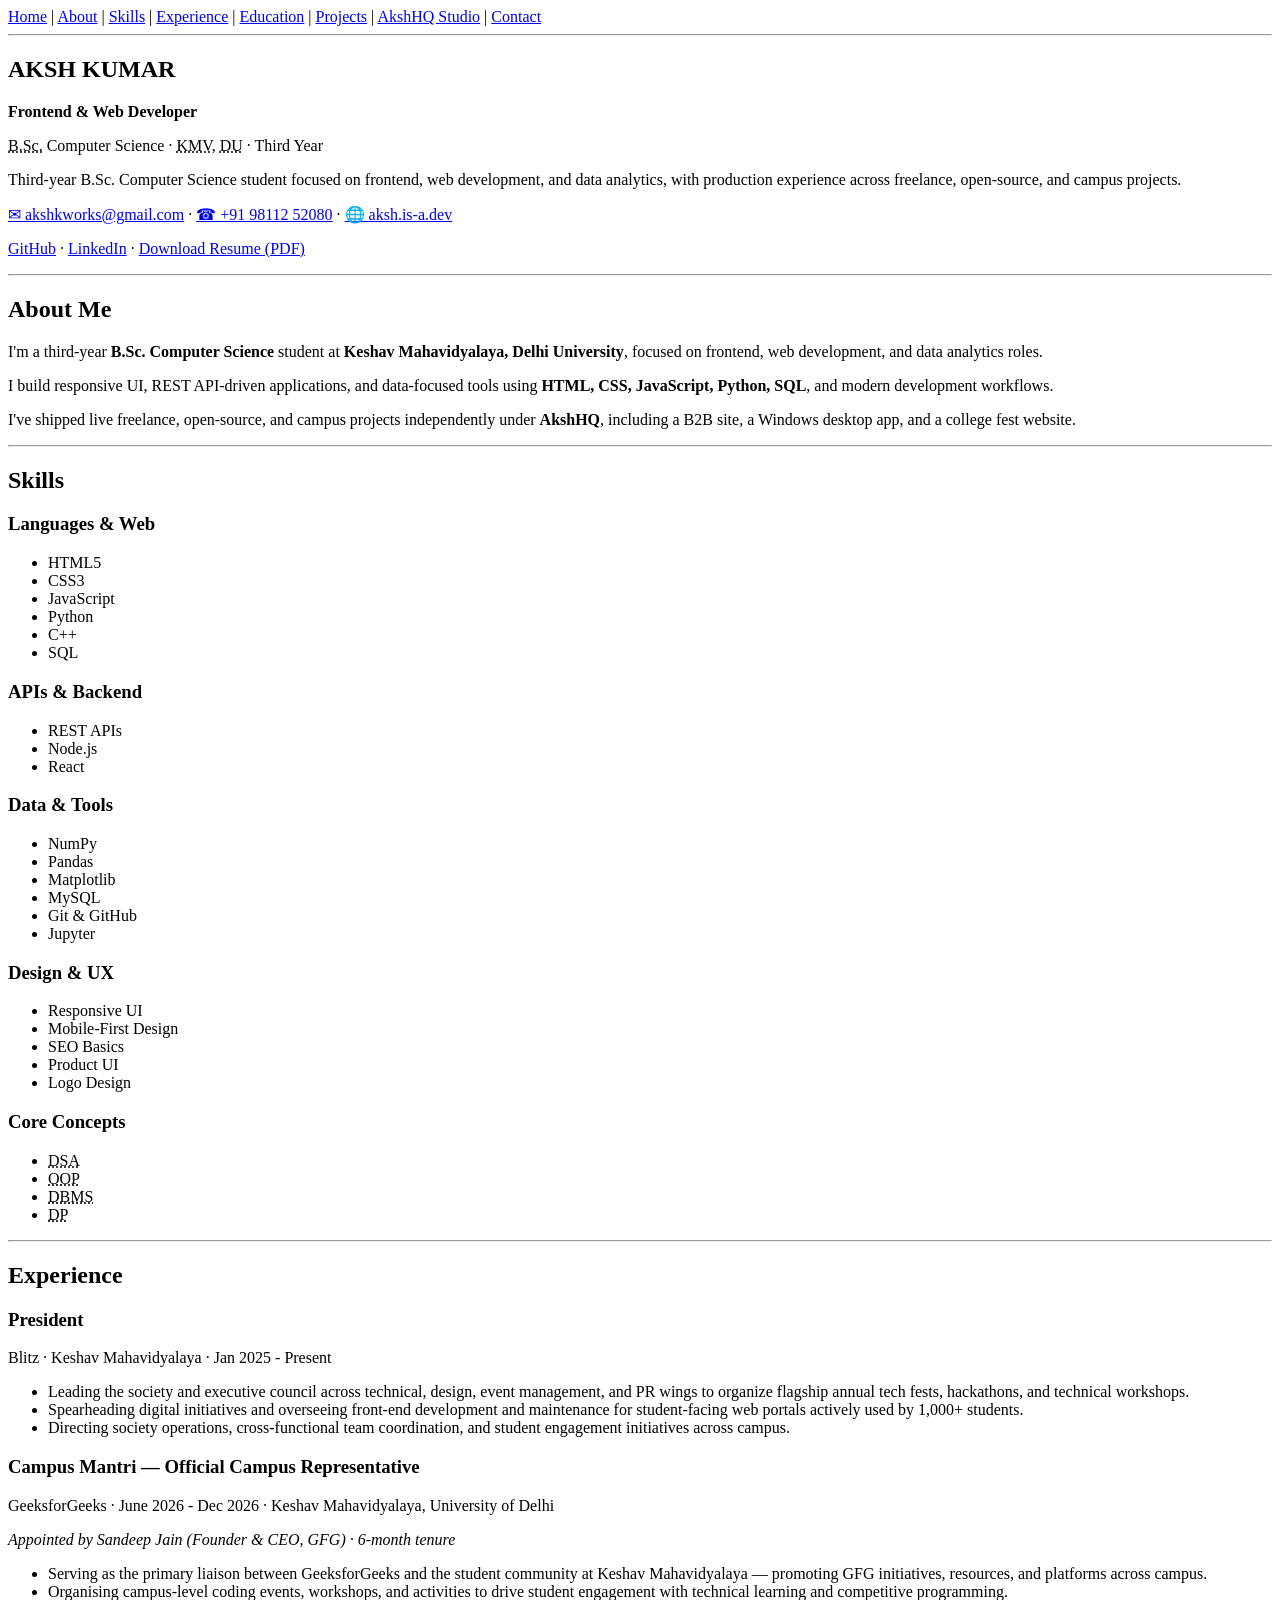
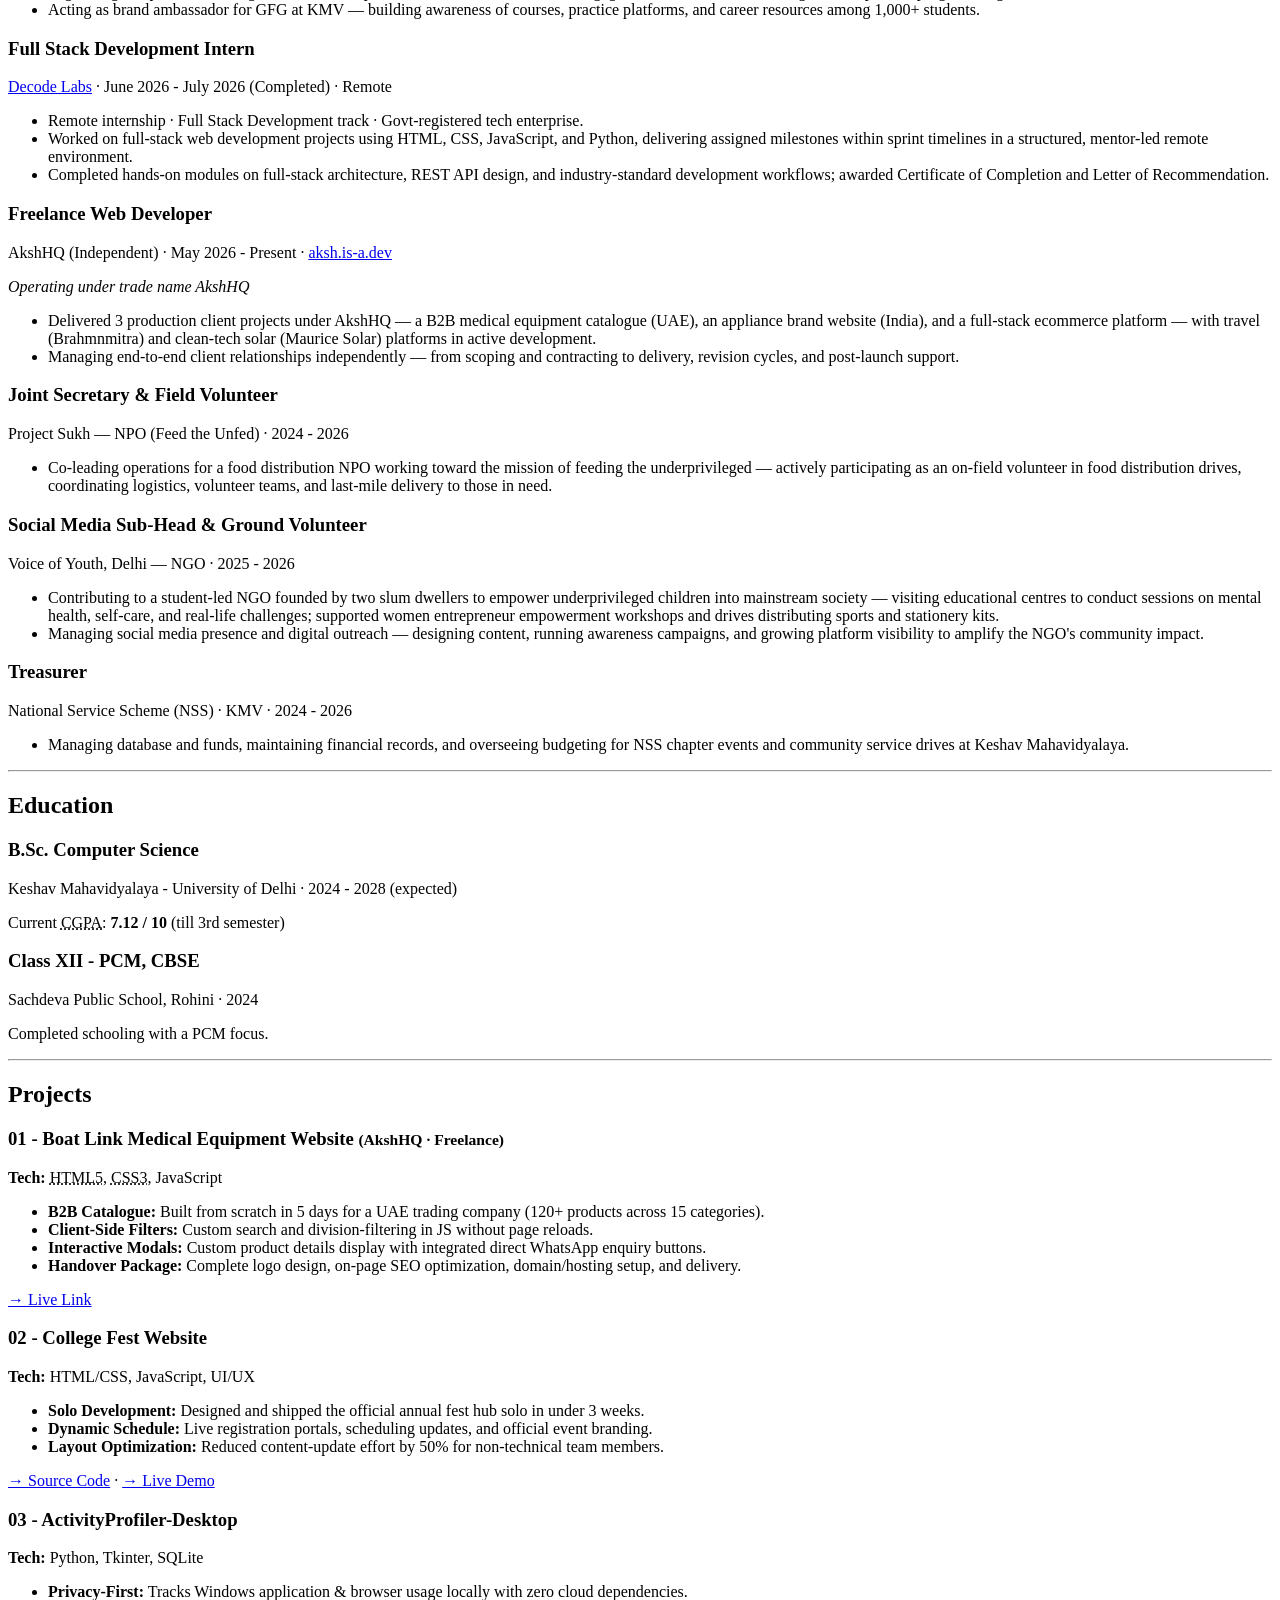
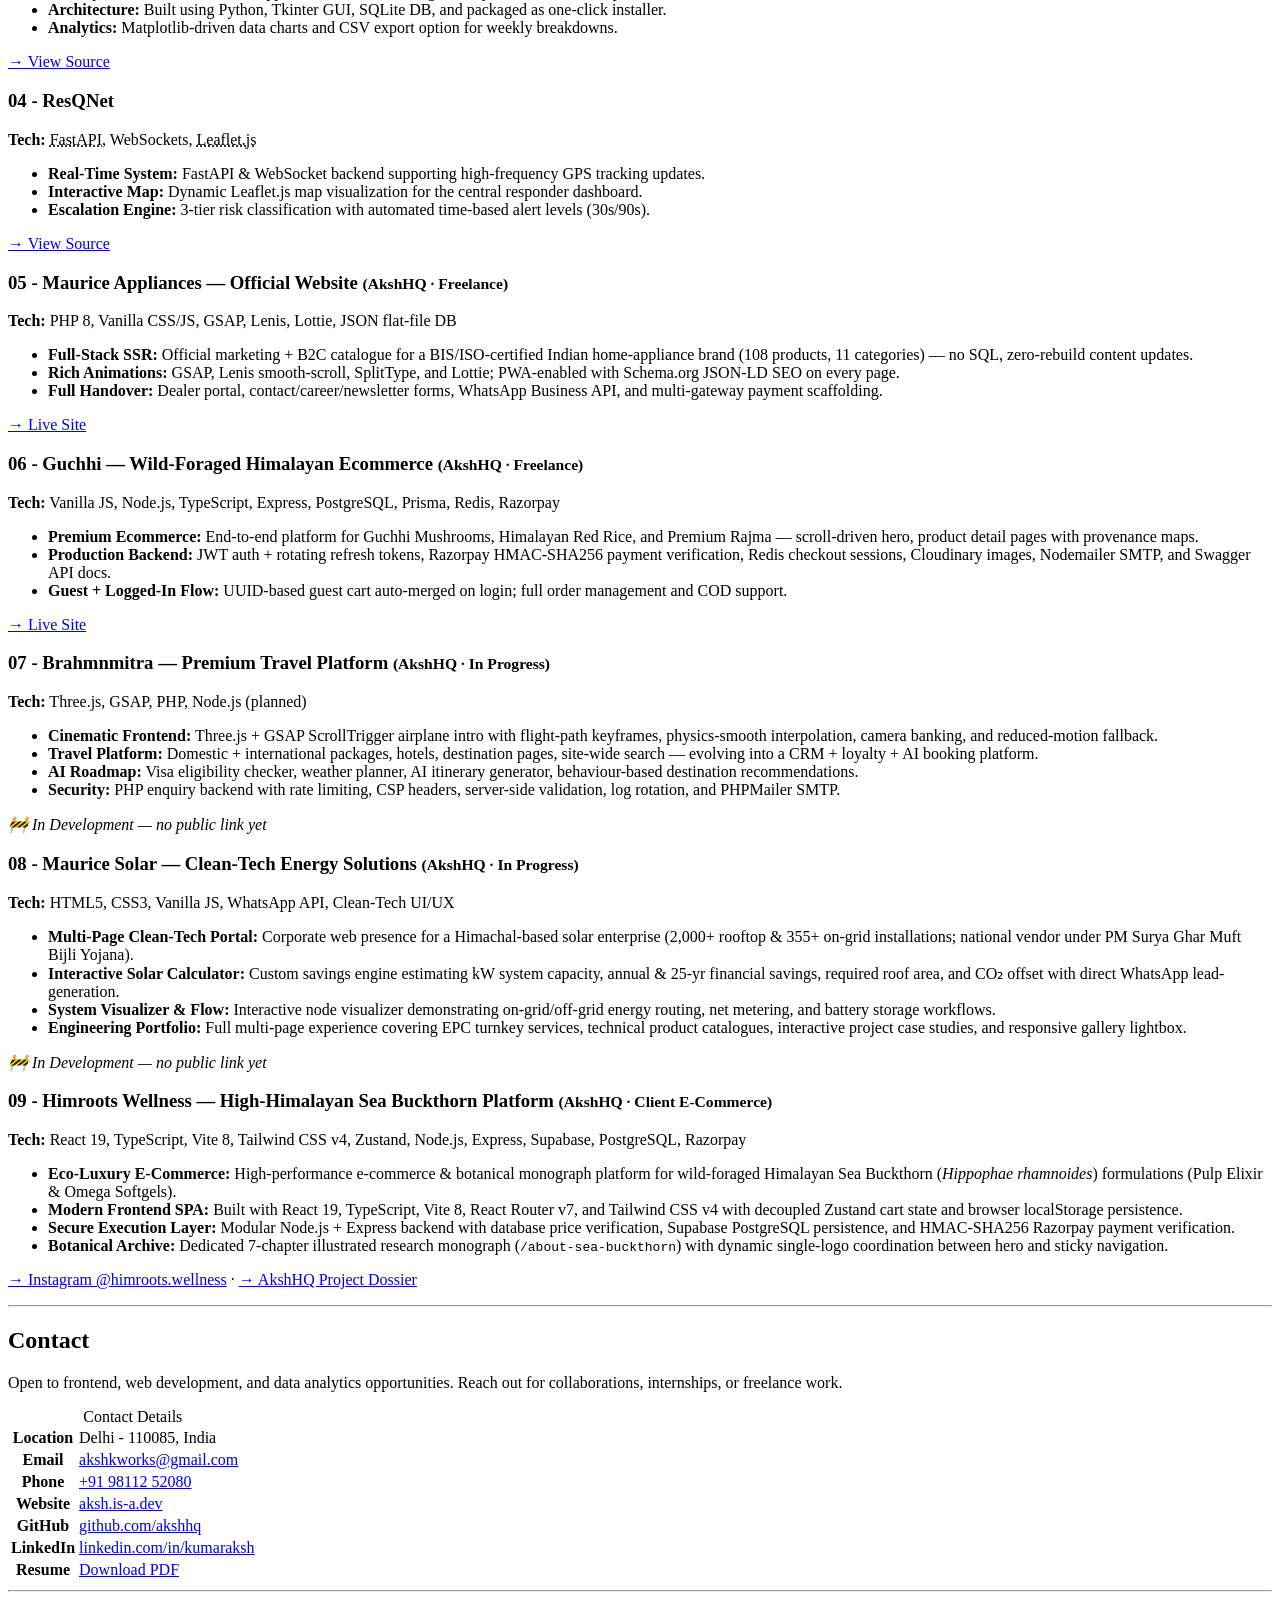
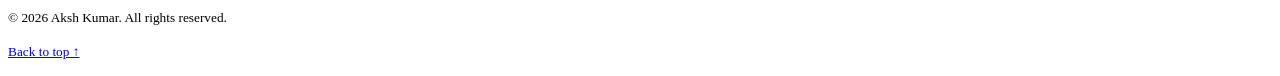
<file: html-only.html>
<!DOCTYPE html>
<html lang="en">
<head>
  <meta charset="UTF-8">
  <meta name="viewport" content="width=device-width, initial-scale=1.0">
  <title>Aksh Kumar - Frontend &amp; Web Developer</title>
  <meta name="description" content="Aksh Kumar - B.Sc. Computer Science student at Keshav Mahavidyalaya, Delhi University. Frontend, web development, and data analytics portfolio.">
  <link rel="icon" href="media files/image.webp">
  <meta name="author" content="Aksh Kumar">
  <meta name="keywords" content="Aksh Kumar, Frontend Developer, Web Developer, Delhi University, KMV, Portfolio">
  <meta property="og:title" content="Aksh Kumar - Portfolio">
  <meta property="og:description" content="B.Sc. CS student at KMV, DU. Frontend, web development, and data analytics.">
  <meta property="og:type" content="website">
</head>
<body>


<!-- Page Navigation -->
<header>
  <nav>
    <a href="#hero">Home</a> |
    <a href="#about">About</a> |
    <a href="#skills">Skills</a> |
    <a href="#experience">Experience</a> |
    <a href="#education">Education</a> |
    <a href="#projects">Projects</a> |
    <a href="akshhq.html">AkshHQ Studio</a> |
    <a href="#contact">Contact</a>
  </nav>
  <hr>
</header>

<main id="main-content">

<!-- Hero Section -->
<section id="hero">
  <h1>AKSH KUMAR</h1>
  <p><b>Frontend &amp; Web Developer</b></p>
  <p>
    <abbr title="Bachelor of Science">B.Sc.</abbr> Computer Science ·
    <abbr title="Keshav Mahavidyalaya">KMV</abbr>,
    <abbr title="Delhi University">DU</abbr> · Third Year
  </p>
  <p>
    Third-year B.Sc. Computer Science student focused on frontend, web development, and data analytics,
    with production experience across freelance, open-source, and campus projects.
  </p>
  <p>
    <a href="mailto:akshkworks@gmail.com">✉ akshkworks@gmail.com</a> ·
    <a href="tel:+919811252080">☎ +91 98112 52080</a> ·
    <a href="https://aksh.is-a.dev" target="_blank" rel="noopener">🌐 aksh.is-a.dev</a>
  </p>
  <p>
    <a href="https://github.com/akshhq" target="_blank" rel="noopener">GitHub</a> ·
    <a href="https://www.linkedin.com/in/kumaraksh" target="_blank" rel="noopener">LinkedIn</a> ·
    <a href="aksh_resume.pdf" target="_blank" rel="noopener">Download Resume (PDF)</a>
  </p>
  <hr>
</section>


<!-- About Me -->
<section id="about">
  <h2>About Me</h2>
  <p>
    I'm a third-year <b>B.Sc. Computer Science</b> student at
    <b>Keshav Mahavidyalaya, Delhi University</b>, focused on frontend,
    web development, and data analytics roles.
  </p>
  <p>
    I build responsive UI, REST API-driven applications, and data-focused tools using
    <b>HTML, CSS, JavaScript, Python, SQL</b>, and modern development workflows.
  </p>
  <p>
    I've shipped live freelance, open-source, and campus projects independently under
    <b>AkshHQ</b>, including a B2B site, a Windows desktop app, and a college fest website.
  </p>
  <hr>
</section>


<!-- Skills -->
<section id="skills">
  <h2>Skills</h2>

  <h3>Languages &amp; Web</h3>
  <ul>
    <li>HTML5</li>
    <li>CSS3</li>
    <li>JavaScript</li>
    <li>Python</li>
    <li>C++</li>
    <li>SQL</li>
  </ul>

  <h3>APIs &amp; Backend</h3>
  <ul>
    <li>REST APIs</li>
    <li>Node.js</li>
    <li>React</li>
  </ul>

  <h3>Data &amp; Tools</h3>
  <ul>
    <li>NumPy</li>
    <li>Pandas</li>
    <li>Matplotlib</li>
    <li>MySQL</li>
    <li>Git &amp; GitHub</li>
    <li>Jupyter</li>
  </ul>

  <h3>Design &amp; UX</h3>
  <ul>
    <li>Responsive UI</li>
    <li>Mobile-First Design</li>
    <li>SEO Basics</li>
    <li>Product UI</li>
    <li>Logo Design</li>
  </ul>

  <h3>Core Concepts</h3>
  <ul>
    <li><abbr title="Data Structures and Algorithms">DSA</abbr></li>
    <li><abbr title="Object-Oriented Programming">OOP</abbr></li>
    <li><abbr title="Database Management Systems">DBMS</abbr></li>
    <li><abbr title="Dynamic Programming">DP</abbr></li>
  </ul>

  <hr>
</section>


<!-- Experience -->
<section id="experience">
  <h2>Experience</h2>

  <article>
    <h3>President</h3>
    <p>
      Blitz · Keshav Mahavidyalaya ·
      <time datetime="2025-01">Jan 2025</time> - Present
    </p>
    <ul>
      <li>Leading the society and executive council across technical, design, event management, and PR wings to organize flagship annual tech fests, hackathons, and technical workshops.</li>
      <li>Spearheading digital initiatives and overseeing front-end development and maintenance for student-facing web portals actively used by 1,000+ students.</li>
      <li>Directing society operations, cross-functional team coordination, and student engagement initiatives across campus.</li>
    </ul>
  </article>

  <article>
    <h3>Campus Mantri — Official Campus Representative</h3>
    <p>
      GeeksforGeeks · 
      <time datetime="2026-06">June 2026</time> - <time datetime="2026-12">Dec 2026</time> · 
      Keshav Mahavidyalaya, University of Delhi
    </p>
    <p><i>Appointed by Sandeep Jain (Founder & CEO, GFG) · 6-month tenure</i></p>
    <ul>
      <li>Serving as the primary liaison between GeeksforGeeks and the student community at Keshav Mahavidyalaya — promoting GFG initiatives, resources, and platforms across campus.</li>
      <li>Organising campus-level coding events, workshops, and activities to drive student engagement with technical learning and competitive programming.</li>
      <li>Acting as brand ambassador for GFG at KMV — building awareness of courses, practice platforms, and career resources among 1,000+ students.</li>
    </ul>
  </article>

  <article>
    <h3>Full Stack Development Intern</h3>
    <p>
      <a href="https://decodelabs.tech" target="_blank" rel="noopener">Decode Labs</a> ·
      <time datetime="2026-06">June 2026</time> - <time datetime="2026-07">July 2026</time> (Completed) ·
      Remote
    </p>
    <ul>
      <li>Remote internship · Full Stack Development track · Govt-registered tech enterprise.</li>
      <li>Worked on full-stack web development projects using HTML, CSS, JavaScript, and Python, delivering assigned milestones within sprint timelines in a structured, mentor-led remote environment.</li>
      <li>Completed hands-on modules on full-stack architecture, REST API design, and industry-standard development workflows; awarded Certificate of Completion and Letter of Recommendation.</li>
    </ul>
  </article>

  <article>
    <h3>Freelance Web Developer</h3>
    <p>
      AkshHQ (Independent) ·
      <time datetime="2026-05">May 2026</time> - Present ·
      <a href="https://aksh.is-a.dev" target="_blank" rel="noopener">aksh.is-a.dev</a>
    </p>
    <p><i>Operating under trade name AkshHQ</i></p>
    <ul>
      <li>Delivered 3 production client projects under AkshHQ — a B2B medical equipment catalogue (UAE), an appliance brand website (India), and a full-stack ecommerce platform — with travel (Brahmnmitra) and clean-tech solar (Maurice Solar) platforms in active development.</li>
      <li>Managing end-to-end client relationships independently — from scoping and contracting to delivery, revision cycles, and post-launch support.</li>
    </ul>
  </article>

  <article>
    <h3>Joint Secretary &amp; Field Volunteer</h3>
    <p>
      Project Sukh — NPO (Feed the Unfed) · 
      <time datetime="2024">2024</time> - <time datetime="2026">2026</time>
    </p>
    <ul>
      <li>Co-leading operations for a food distribution NPO working toward the mission of feeding the underprivileged — actively participating as an on-field volunteer in food distribution drives, coordinating logistics, volunteer teams, and last-mile delivery to those in need.</li>
    </ul>
  </article>

  <article>
    <h3>Social Media Sub-Head &amp; Ground Volunteer</h3>
    <p>
      Voice of Youth, Delhi — NGO ·
      <time datetime="2025">2025</time> - <time datetime="2026">2026</time>
    </p>
    <ul>
      <li>Contributing to a student-led NGO founded by two slum dwellers to empower underprivileged children into mainstream society — visiting educational centres to conduct sessions on mental health, self-care, and real-life challenges; supported women entrepreneur empowerment workshops and drives distributing sports and stationery kits.</li>
      <li>Managing social media presence and digital outreach — designing content, running awareness campaigns, and growing platform visibility to amplify the NGO's community impact.</li>
    </ul>
  </article>

  <article>
    <h3>Treasurer</h3>
    <p>
      National Service Scheme (NSS) · KMV ·
      <time datetime="2024">2024</time> - <time datetime="2026">2026</time>
    </p>
    <ul>
      <li>Managing database and funds, maintaining financial records, and overseeing budgeting for NSS chapter events and community service drives at Keshav Mahavidyalaya.</li>
    </ul>
  </article>

  <hr>
</section>


<!-- Education -->
<section id="education">
  <h2>Education</h2>

  <article>
    <h3>B.Sc. Computer Science</h3>
    <p>
      Keshav Mahavidyalaya - University of Delhi ·
      <time datetime="2024">2024</time> - <time datetime="2028">2028</time> (expected)
    </p>
    <p>Current <abbr title="Cumulative Grade Point Average">CGPA</abbr>: <b>7.12 / 10</b> (till 3rd semester)</p>
  </article>

  <article>
    <h3>Class XII - PCM, CBSE</h3>
    <p>Sachdeva Public School, Rohini · <time datetime="2024">2024</time></p>
    <p>Completed schooling with a PCM focus.</p>
  </article>

  <hr>
</section>


<!-- Projects -->
<section id="projects">
  <h2>Projects</h2>

  <article>
    <h3>01 - Boat Link Medical Equipment Website <small>(AkshHQ · Freelance)</small></h3>
    <p>
      <b>Tech:</b>
      <abbr title="HyperText Markup Language 5">HTML5</abbr>,
      <abbr title="Cascading Style Sheets 3">CSS3</abbr>,
      JavaScript
    </p>
    <ul>
      <li><b>B2B Catalogue:</b> Built from scratch in 5 days for a UAE trading company (120+ products across 15 categories).</li>
      <li><b>Client-Side Filters:</b> Custom search and division-filtering in JS without page reloads.</li>
      <li><b>Interactive Modals:</b> Custom product details display with integrated direct WhatsApp enquiry buttons.</li>
      <li><b>Handover Package:</b> Complete logo design, on-page SEO optimization, domain/hosting setup, and delivery.</li>
    </ul>
    <p>
      <a href="https://boatlinkmed.com/" target="_blank" rel="noopener">→ Live Link</a>
    </p>
  </article>

  <article>
    <h3>02 - College Fest Website</h3>
    <p>
      <b>Tech:</b> HTML/CSS, JavaScript, UI/UX
    </p>
    <ul>
      <li><b>Solo Development:</b> Designed and shipped the official annual fest hub solo in under 3 weeks.</li>
      <li><b>Dynamic Schedule:</b> Live registration portals, scheduling updates, and official event branding.</li>
      <li><b>Layout Optimization:</b> Reduced content-update effort by 50% for non-technical team members.</li>
    </ul>
    <p>
      <a href="https://github.com/akshhq/tryst" target="_blank" rel="noopener">→ Source Code</a> ·
      <a href="https://akshhq.github.io/tryst/" target="_blank" rel="noopener">→ Live Demo</a>
    </p>
  </article>

  <article>
    <h3>03 - ActivityProfiler-Desktop</h3>
    <p>
      <b>Tech:</b> Python, Tkinter, SQLite
    </p>
    <ul>
      <li><b>Privacy-First:</b> Tracks Windows application & browser usage locally with zero cloud dependencies.</li>
      <li><b>Architecture:</b> Built using Python, Tkinter GUI, SQLite DB, and packaged as one-click installer.</li>
      <li><b>Analytics:</b> Matplotlib-driven data charts and CSV export option for weekly breakdowns.</li>
    </ul>
    <p>
      <a href="https://github.com/akshhq/ActivityProfiler-Desktop" target="_blank" rel="noopener">→ View Source</a>
    </p>
  </article>

  <article>
    <h3>04 - ResQNet</h3>
    <p>
      <b>Tech:</b>
      <abbr title="Fast API Python web framework">FastAPI</abbr>,
      WebSockets,
      <abbr title="Leaflet JavaScript mapping library">Leaflet.js</abbr>
    </p>
    <ul>
      <li><b>Real-Time System:</b> FastAPI &amp; WebSocket backend supporting high-frequency GPS tracking updates.</li>
      <li><b>Interactive Map:</b> Dynamic Leaflet.js map visualization for the central responder dashboard.</li>
      <li><b>Escalation Engine:</b> 3-tier risk classification with automated time-based alert levels (30s/90s).</li>
    </ul>
    <p>
      <a href="https://github.com/akshhq/resqnet" target="_blank" rel="noopener">→ View Source</a>
    </p>
  </article>

  <article>
    <h3>05 - Maurice Appliances — Official Website <small>(AkshHQ · Freelance)</small></h3>
    <p><b>Tech:</b> PHP 8, Vanilla CSS/JS, GSAP, Lenis, Lottie, JSON flat-file DB</p>
    <ul>
      <li><b>Full-Stack SSR:</b> Official marketing + B2C catalogue for a BIS/ISO-certified Indian home-appliance brand (108 products, 11 categories) — no SQL, zero-rebuild content updates.</li>
      <li><b>Rich Animations:</b> GSAP, Lenis smooth-scroll, SplitType, and Lottie; PWA-enabled with Schema.org JSON-LD SEO on every page.</li>
      <li><b>Full Handover:</b> Dealer portal, contact/career/newsletter forms, WhatsApp Business API, and multi-gateway payment scaffolding.</li>
    </ul>
    <p>
      <a href="http://mauriceappliances.in/" target="_blank" rel="noopener">→ Live Site</a>
    </p>
  </article>

  <article>
    <h3>06 - Guchhi — Wild-Foraged Himalayan Ecommerce <small>(AkshHQ · Freelance)</small></h3>
    <p><b>Tech:</b> Vanilla JS, Node.js, TypeScript, Express, PostgreSQL, Prisma, Redis, Razorpay</p>
    <ul>
      <li><b>Premium Ecommerce:</b> End-to-end platform for Guchhi Mushrooms, Himalayan Red Rice, and Premium Rajma — scroll-driven hero, product detail pages with provenance maps.</li>
      <li><b>Production Backend:</b> JWT auth + rotating refresh tokens, Razorpay HMAC-SHA256 payment verification, Redis checkout sessions, Cloudinary images, Nodemailer SMTP, and Swagger API docs.</li>
      <li><b>Guest + Logged-In Flow:</b> UUID-based guest cart auto-merged on login; full order management and COD support.</li>
    </ul>
    <p>
      <a href="https://guchhi.in/" target="_blank" rel="noopener">→ Live Site</a>
    </p>
  </article>

  <article>
    <h3>07 - Brahmnmitra — Premium Travel Platform <small>(AkshHQ · In Progress)</small></h3>
    <p><b>Tech:</b> Three.js, GSAP, PHP, Node.js (planned)</p>
    <ul>
      <li><b>Cinematic Frontend:</b> Three.js + GSAP ScrollTrigger airplane intro with flight-path keyframes, physics-smooth interpolation, camera banking, and reduced-motion fallback.</li>
      <li><b>Travel Platform:</b> Domestic + international packages, hotels, destination pages, site-wide search — evolving into a CRM + loyalty + AI booking platform.</li>
      <li><b>AI Roadmap:</b> Visa eligibility checker, weather planner, AI itinerary generator, behaviour-based destination recommendations.</li>
      <li><b>Security:</b> PHP enquiry backend with rate limiting, CSP headers, server-side validation, log rotation, and PHPMailer SMTP.</li>
    </ul>
    <p><i>🚧 In Development — no public link yet</i></p>
  </article>

  <article>
    <h3>08 - Maurice Solar — Clean-Tech Energy Solutions <small>(AkshHQ · In Progress)</small></h3>
    <p><b>Tech:</b> HTML5, CSS3, Vanilla JS, WhatsApp API, Clean-Tech UI/UX</p>
    <ul>
      <li><b>Multi-Page Clean-Tech Portal:</b> Corporate web presence for a Himachal-based solar enterprise (2,000+ rooftop &amp; 355+ on-grid installations; national vendor under PM Surya Ghar Muft Bijli Yojana).</li>
      <li><b>Interactive Solar Calculator:</b> Custom savings engine estimating kW system capacity, annual &amp; 25-yr financial savings, required roof area, and CO₂ offset with direct WhatsApp lead-generation.</li>
      <li><b>System Visualizer &amp; Flow:</b> Interactive node visualizer demonstrating on-grid/off-grid energy routing, net metering, and battery storage workflows.</li>
      <li><b>Engineering Portfolio:</b> Full multi-page experience covering EPC turnkey services, technical product catalogues, interactive project case studies, and responsive gallery lightbox.</li>
    </ul>
    <p><i>🚧 In Development — no public link yet</i></p>
  </article>

  <article>
    <h3>09 - Himroots Wellness — High-Himalayan Sea Buckthorn Platform <small>(AkshHQ · Client E-Commerce)</small></h3>
    <p><b>Tech:</b> React 19, TypeScript, Vite 8, Tailwind CSS v4, Zustand, Node.js, Express, Supabase, PostgreSQL, Razorpay</p>
    <ul>
      <li><b>Eco-Luxury E-Commerce:</b> High-performance e-commerce &amp; botanical monograph platform for wild-foraged Himalayan Sea Buckthorn (<i>Hippophae rhamnoides</i>) formulations (Pulp Elixir &amp; Omega Softgels).</li>
      <li><b>Modern Frontend SPA:</b> Built with React 19, TypeScript, Vite 8, React Router v7, and Tailwind CSS v4 with decoupled Zustand cart state and browser localStorage persistence.</li>
      <li><b>Secure Execution Layer:</b> Modular Node.js + Express backend with database price verification, Supabase PostgreSQL persistence, and HMAC-SHA256 Razorpay payment verification.</li>
      <li><b>Botanical Archive:</b> Dedicated 7-chapter illustrated research monograph (<code>/about-sea-buckthorn</code>) with dynamic single-logo coordination between hero and sticky navigation.</li>
    </ul>
    <p>
      <a href="https://www.instagram.com/himroots.wellness/" target="_blank" rel="noopener">→ Instagram @himroots.wellness</a> ·
      <a href="akshhq.html#himroots">→ AkshHQ Project Dossier</a>
    </p>
  </article>

  <hr>
</section>


<!-- Contact -->
<section id="contact">
  <h2>Contact</h2>
  <p>Open to frontend, web development, and data analytics opportunities. Reach out for collaborations, internships, or freelance work.</p>

  <table>
    <caption>Contact Details</caption>
    <tbody>
      <tr>
        <th scope="row">Location</th>
        <td>Delhi - 110085, India</td>
      </tr>
      <tr>
        <th scope="row">Email</th>
        <td><a href="mailto:akshkworks@gmail.com">akshkworks@gmail.com</a></td>
      </tr>
      <tr>
        <th scope="row">Phone</th>
        <td><a href="tel:+919811252080">+91 98112 52080</a></td>
      </tr>
      <tr>
        <th scope="row">Website</th>
        <td><a href="https://aksh.is-a.dev" target="_blank" rel="noopener">aksh.is-a.dev</a></td>
      </tr>
      <tr>
        <th scope="row">GitHub</th>
        <td><a href="https://github.com/akshhq" target="_blank" rel="noopener">github.com/akshhq</a></td>
      </tr>
      <tr>
        <th scope="row">LinkedIn</th>
        <td><a href="https://www.linkedin.com/in/kumaraksh" target="_blank" rel="noopener">linkedin.com/in/kumaraksh</a></td>
      </tr>
      <tr>
        <th scope="row">Resume</th>
        <td><a href="aksh_resume.pdf" target="_blank" rel="noopener">Download PDF</a></td>
      </tr>
    </tbody>
  </table>

  <hr>
</section>

</main>

<!-- Footer -->
<footer>
  <p>
    <small>© 2026 Aksh Kumar. All rights reserved.</small>
  </p>
  <p>
    <small>
      <a href="#hero">Back to top ↑</a>
    </small>
  </p>
</footer>

</body>
</html>
</file>
<file: Editing/style.css>
*,*::before,*::after{box-sizing:border-box;margin:0;padding:0}
:root{
  --bg-color: #111111;
  --bg-gradient: radial-gradient(circle at 50% 0%, #222222, #111111 70%);
  --accent: #FFB400;
  --accent-dim: rgba(255, 180, 0, 0.15);
  --text-main: #FFFFFF;
  --text-muted: #A0A0A0;
  --glass-bg: rgba(255, 255, 255, 0.04);
  --glass-border: rgba(255, 255, 255, 0.08);
  --glass-border-hover: rgba(255, 255, 255, 0.2);
  --sans: 'DM Sans', sans-serif;
  --body: 'Inter', sans-serif;
}
html,body{background:var(--bg-color);background-image:var(--bg-gradient);background-attachment:fixed;color:var(--text-muted);font-family:var(--body);-webkit-font-smoothing:antialiased;scroll-behavior:smooth;overflow-x:hidden;}

/* Floating Navigation */
.floating-nav {
  position: fixed; right: 2rem; top: 50%; transform: translateY(-50%);
  display: flex; flex-direction: column; gap: 1.2rem; z-index: 100;
}
.nav-btn {
  width: 50px; height: 50px; border-radius: 50%;
  background: var(--glass-bg); border: 1px solid var(--glass-border);
  backdrop-filter: blur(12px); -webkit-backdrop-filter: blur(12px);
  color: var(--text-main); font-family: var(--sans); font-weight: 700;
  display: flex; align-items: center; justify-content: center;
  text-decoration: none; position: relative; transition: all 0.3s cubic-bezier(0.4, 0, 0.2, 1);
  box-shadow: 0 4px 15px rgba(0,0,0,0.3);
}
.nav-btn:hover { background: var(--accent); color: #111; border-color: var(--accent); transform: scale(1.1); box-shadow: 0 0 20px rgba(255,180,0,0.4); }
.nav-btn::before {
  content: attr(data-tooltip); position: absolute; right: 70px;
  background: var(--glass-bg); padding: 0.6rem 1.2rem; border-radius: 30px;
  color: var(--text-main); font-size: 0.85rem; font-weight: 500; opacity: 0; pointer-events: none;
  transition: all 0.3s ease; transform: translateX(15px); white-space: nowrap;
  backdrop-filter: blur(12px); border: 1px solid var(--glass-border); text-transform: uppercase; letter-spacing: 1px;
}
.nav-btn:hover::before { opacity: 1; transform: translateX(0); }

/* Layout */
#main { padding-right: 80px; }
section { padding: clamp(4rem, 8vw, 8rem) clamp(1.5rem, 8vw, 4rem); max-width: 1200px; margin: 0 auto; }

/* Hero Section */
.hero { display: flex; align-items: center; min-height: 100vh; padding-top: 5rem; }
.hero-content { display: flex; align-items: center; gap: clamp(3rem, 8vw, 6rem); flex-wrap: wrap; width: 100%; }
.hero-img-box { position: relative; width: clamp(280px, 35vw, 450px); flex-shrink: 0; }
.hero-bg-accent { position: absolute; left: -1.5rem; bottom: -1.5rem; width: 100%; height: 100%; background: var(--accent); border-radius: 24px; z-index: -1; box-shadow: 0 0 40px rgba(255,180,0,0.2); transition: transform 0.5s;}
.hero-img-box:hover .hero-bg-accent { transform: translate(-10px, 10px); }
.hero-img-box img { width: 100%; aspect-ratio: 4/5; object-fit: cover; border-radius: 24px; border: 1px solid var(--glass-border); box-shadow: 0 20px 50px rgba(0,0,0,0.8); }
.hero-text { flex: 1; min-width: 300px; }
.kicker { display: flex; align-items: center; gap: 1.5rem; color: var(--text-muted); font-size: 0.85rem; letter-spacing: 3px; margin-bottom: 1.5rem; text-transform: uppercase; font-family: var(--sans); font-weight: 600; }
.kicker .line { width: 50px; height: 2px; background: var(--accent); }
.hero-h1 { font-family: var(--sans); font-size: clamp(3rem, 6vw, 5rem); font-weight: 800; color: var(--text-main); line-height: 1.05; margin-bottom: 1.5rem; text-transform: uppercase; }
.hero-h1 span { color: var(--accent); }
.hero-tagline { font-size: 1.15rem; line-height: 1.8; color: var(--text-muted); margin-bottom: 3rem; max-width: 600px; font-weight: 300; }
.hero-socials { display: flex; gap: 1.5rem; align-items: center; }
.social-link { color: var(--text-muted); transition: all 0.3s; display: flex; align-items: center; justify-content: center; width: 45px; height: 45px; border-radius: 50%; border: 1px solid var(--glass-border); background: var(--glass-bg); }
.social-link:hover { color: #111; background: var(--accent); border-color: var(--accent); transform: translateY(-3px); box-shadow: 0 5px 15px rgba(255,180,0,0.3); }
.social-link img.social-icon { width: 20px; height: 20px; display: block; }
.nav-btn svg { width: 22px; height: 22px; transition: transform 0.3s; }
.nav-btn:hover svg { transform: scale(1.1); }

.btn-primary {
  display: inline-flex; align-items: center; gap: 1.5rem; background: transparent; border: 1px solid var(--accent); color: var(--text-main);
  padding: 1rem 1.5rem 1rem 2.5rem; border-radius: 50px; text-decoration: none; font-family: var(--sans); font-weight: 700; font-size: 0.9rem; letter-spacing: 2px; text-transform: uppercase; position: relative; overflow: hidden; transition: all 0.4s ease;
}
.btn-primary span {
  display: flex; align-items: center; justify-content: center; width: 45px; height: 45px; background: var(--accent); color: #111; border-radius: 50%; transition: all 0.4s ease;
}
.btn-primary:hover { background: var(--accent); color: #111; }
.btn-primary:hover span { background: #111; color: var(--text-main); }

/* Section Titles */
.sec-title-container { position: relative; text-align: center; margin-bottom: 6rem; }
.sec-bg-text { font-family: var(--sans); font-size: clamp(4rem, 12vw, 8rem); font-weight: 800; color: rgba(255,255,255,0.03); letter-spacing: 15px; text-transform: uppercase; line-height: 1; user-select: none; margin: 0; }
.sec-title { position: absolute; top: 50%; left: 50%; transform: translate(-50%, -50%); font-family: var(--sans); font-size: clamp(2rem, 5vw, 3.5rem); font-weight: 800; color: var(--text-main); text-transform: uppercase; margin: 0; white-space: nowrap; }
.sec-title span { color: var(--accent); }

/* Glass Cards */
.glass-card {
  background: var(--glass-bg); backdrop-filter: blur(20px); -webkit-backdrop-filter: blur(20px);
  border: 1px solid var(--glass-border); border-radius: 24px; padding: 3rem;
  box-shadow: 0 20px 40px rgba(0,0,0,0.5); transition: all 0.4s ease; position: relative; overflow: hidden;
}
.glass-card:hover { border-color: var(--glass-border-hover); transform: translateY(-8px); box-shadow: 0 30px 60px rgba(0,0,0,0.7); }
.glass-card::before { content: ''; position: absolute; top: 0; left: 0; right: 0; height: 1px; background: linear-gradient(90deg, transparent, rgba(255,255,255,0.2), transparent); }

/* About Section */
.about-grid { display: grid; grid-template-columns: 1fr 1fr; gap: 4rem; align-items: start; }
.about-text p { font-size: 1.05rem; line-height: 1.9; margin-bottom: 1.5rem; font-weight: 300; }
.skills-container { display: grid; grid-template-columns: 1fr 1fr; gap: 2rem; }
.skill-box { padding: 1.5rem; background: rgba(0,0,0,0.2); border-radius: 16px; border: 1px solid var(--glass-border); }
.skill-box h4 { font-family: var(--sans); color: var(--text-main); margin-bottom: 1rem; font-size: 0.9rem; text-transform: uppercase; letter-spacing: 1px; }
.skill-tags { display: flex; flex-wrap: wrap; gap: 0.8rem; }
.skill-tag { background: var(--glass-bg); padding: 0.5rem 1rem; border-radius: 50px; border: 1px solid var(--glass-border); font-size: 0.8rem; color: var(--text-muted); transition: all 0.3s; }
.skill-tag:hover { border-color: var(--accent); color: var(--accent); }

/* Experience & Education */
.timeline { display: grid; grid-template-columns: 1fr 1fr; gap: 3rem; }
.timeline-col h3 { font-family: var(--sans); font-size: 1.5rem; color: var(--text-main); margin-bottom: 2.5rem; text-transform: uppercase; display: flex; align-items: center; gap: 1rem; }
.timeline-col h3::before { content: ''; display: block; width: 40px; height: 2px; background: var(--accent); }
.timeline-item { position: relative; padding-left: 2.5rem; margin-bottom: 3rem; }
.timeline-item::before { content: ''; position: absolute; left: 0; top: 0; bottom: -3rem; width: 1px; background: var(--glass-border); }
.timeline-item:last-child::before { display: none; }
.timeline-icon { position: absolute; left: -0.5rem; top: 0; width: 1rem; height: 1rem; border-radius: 50%; background: var(--accent); box-shadow: 0 0 10px var(--accent); }
.timeline-date { display: inline-block; padding: 0.3rem 1rem; background: var(--glass-bg); border: 1px solid var(--glass-border); border-radius: 50px; font-size: 0.75rem; color: var(--text-muted); margin-bottom: 1rem; letter-spacing: 1px; }
.timeline-title { font-family: var(--sans); font-size: 1.25rem; color: var(--text-main); margin-bottom: 0.5rem; font-weight: 700; }
.timeline-org { font-size: 0.85rem; color: var(--accent); text-transform: uppercase; letter-spacing: 1px; margin-bottom: 1rem; font-weight: 600; }
.timeline-org a.timeline-org-link { color: var(--accent); text-decoration: none; }
.timeline-desc { font-size: 0.95rem; line-height: 1.7; font-weight: 300; }

/* Projects */
.projects-grid { display: grid; grid-template-columns: repeat(auto-fill, minmax(320px, 1fr)); gap: 3rem; }
.proj-card { padding: 2.5rem; display: flex; flex-direction: column; height: 100%; }
.proj-num { font-family: var(--sans); font-size: 3rem; font-weight: 800; color: rgba(255,255,255,0.05); position: absolute; top: 1rem; right: 2rem; line-height: 1; transition: color 0.3s; }
.proj-card:hover .proj-num { color: var(--accent-dim); }
.proj-title { font-family: var(--sans); font-size: 1.5rem; font-weight: 700; color: var(--text-main); margin-bottom: 1rem; z-index: 1; }
.proj-desc { font-size: 0.95rem; line-height: 1.7; margin-bottom: 2rem; font-weight: 300; flex: 1; z-index: 1; }
.proj-desc-list {
  list-style: none;
  padding: 0;
  margin: 0 0 2.2rem 0;
  flex: 1;
  z-index: 1;
  display: flex;
  flex-direction: column;
  gap: 0.75rem;
}
.proj-desc-list li {
  font-size: 0.9rem;
  line-height: 1.6;
  font-weight: 300;
  position: relative;
  padding-left: 1.25rem;
  color: var(--text-muted);
}
.proj-desc-list li::before {
  content: '▹';
  position: absolute;
  left: 0;
  color: var(--accent);
}
.proj-desc-list li b {
  color: var(--text-main);
  font-weight: 600;
}
.proj-tags { display: flex; flex-wrap: wrap; gap: 0.5rem; margin-bottom: 2rem; z-index: 1; }
.proj-tag { font-size: 0.7rem; text-transform: uppercase; letter-spacing: 1px; color: var(--accent); background: var(--accent-dim); padding: 0.3rem 0.8rem; border-radius: 4px; }
.proj-links { display: flex; gap: 1rem; z-index: 1; }
.proj-links a { text-decoration: none; color: var(--text-main); font-family: var(--sans); font-size: 0.8rem; font-weight: 700; letter-spacing: 1px; text-transform: uppercase; border-bottom: 1px solid var(--accent); padding-bottom: 4px; transition: color 0.3s; }
.proj-links a:hover { color: var(--accent); }

/* Contact */
.contact-grid { display: grid; grid-template-columns: 1fr; gap: 4rem; align-items: start; }
.contact-info p { font-size: 1.1rem; line-height: 1.8; margin-bottom: 3rem; font-weight: 300; }
.contact-details { display: flex; flex-direction: column; gap: 2rem; }
.contact-item { display: flex; align-items: center; gap: 1.5rem; }
.contact-icon { width: 50px; height: 50px; border-radius: 50%; background: var(--glass-bg); border: 1px solid var(--glass-border); display: flex; align-items: center; justify-content: center; font-size: 1.2rem; color: var(--accent); }
.contact-text h4 { font-family: var(--sans); color: var(--text-muted); font-size: 0.85rem; text-transform: uppercase; letter-spacing: 2px; margin-bottom: 0.3rem; }
.contact-text a, .contact-text span { color: var(--text-main); text-decoration: none; font-size: 1.1rem; font-weight: 600; font-family: var(--sans); transition: color 0.3s; }
.contact-text a:hover { color: var(--accent); }

/* Contact Heading */
.contact-heading { font-family: var(--sans); font-size: clamp(1.6rem, 4vw, 2.5rem); color: var(--text-main); margin-bottom: 0.5rem; }
.contact-heading span { color: var(--accent); }
.contact-lead { color: var(--text-muted); margin-bottom: 1.25rem; font-size: 1rem; }
.contact-ctas { display: flex; gap: 1rem; margin-top: 1.25rem; }
.btn-secondary {
  display: inline-flex; align-items: center; justify-content: center; padding: 0.9rem 1.4rem; border-radius: 50px; border: 1px solid var(--accent);
  background: transparent; color: var(--text-main); font-family: var(--sans); font-weight: 700; text-transform: uppercase; letter-spacing: 1px; text-decoration: none;
}
.btn-secondary:hover { background: rgba(255,180,0,0.08); transform: translateY(-3px); }

@media (max-width: 768px) {
  .contact-grid { grid-template-columns: 1fr; }
  .contact-ctas { flex-direction: column; }
}

/* Footer */
footer { padding: 3rem; text-align: center; border-top: 1px solid var(--glass-border); margin-top: 4rem; }
footer p { font-family: var(--sans); font-size: 0.85rem; letter-spacing: 2px; text-transform: uppercase; color: var(--text-muted); }

/* Animations */
.reveal { opacity: 0; transform: translateY(30px); transition: opacity 0.8s ease, transform 0.8s cubic-bezier(0.2, 1, 0.3, 1); }
.reveal.in { opacity: 1; transform: translateY(0); }

/* Responsive Design */
@media (max-width: 1024px) {
  .about-grid { grid-template-columns: 1fr; }
  .timeline { grid-template-columns: 1fr; gap: 5rem; }
}
@media (max-width: 768px) {
  #main { padding-right: 0; padding-bottom: 80px; }
  .floating-nav { top: auto; bottom: 1.5rem; right: 50%; transform: translateX(50%); flex-direction: row; padding: 0.8rem 1.5rem; border-radius: 50px; background: var(--glass-bg); border: 1px solid var(--glass-border); backdrop-filter: blur(20px); -webkit-backdrop-filter: blur(20px); width: 90%; max-width: 400px; justify-content: space-between; gap: 0; }
  .nav-btn { width: 40px; height: 40px; background: transparent; border: none; box-shadow: none; font-size: 0.9rem; }
  .nav-btn:hover { transform: translateY(-5px); box-shadow: none; border: none; background: transparent; color: var(--accent); }
  .nav-btn::before { display: none; }
  
  section { padding: clamp(3rem, 6vw, 4rem) clamp(1.2rem, 5vw, 2rem); }
  .hero-content { justify-content: center; text-align: center; }
  .hero-img-box { width: clamp(200px, 60vw, 300px); }
  .kicker { justify-content: center; }
  .btn-primary { margin: 0 auto; }
}

/* Modal Styling */
.modal {
  display: none;
  position: fixed;
  z-index: 1000;
  left: 0;
  top: 0;
  width: 100%;
  height: 100%;
  background-color: rgba(17, 17, 17, 0.85);
  backdrop-filter: blur(8px);
  -webkit-backdrop-filter: blur(8px);
  align-items: center;
  justify-content: center;
  opacity: 0;
  transition: opacity 0.3s ease;
}
.modal.show {
  display: flex;
  opacity: 1;
}
.modal-content {
  width: 90%;
  max-width: 900px;
  height: 85vh;
  padding: 1.5rem !important;
  display: flex;
  flex-direction: column;
  gap: 1rem;
  border-radius: 20px;
  transform: scale(0.9);
  transition: transform 0.3s cubic-bezier(0.4, 0, 0.2, 1);
}
.modal.show .modal-content {
  transform: scale(1);
}
.modal-header {
  display: flex;
  justify-content: space-between;
  align-items: center;
  border-bottom: 1px solid var(--glass-border);
  padding-bottom: 0.8rem;
}
.modal-header h3 {
  font-family: var(--sans);
  color: var(--text-main);
  font-size: 1.25rem;
}
.modal-actions {
  display: flex;
  align-items: center;
  gap: 1.5rem;
}
.btn-download {
  display: inline-flex;
  align-items: center;
  gap: 0.5rem;
  color: var(--text-main);
  text-decoration: none;
  font-family: var(--sans);
  font-size: 0.9rem;
  font-weight: 600;
  padding: 0.4rem 1rem;
  border: 1px solid var(--accent);
  border-radius: 20px;
  background: var(--accent-dim);
  transition: all 0.3s ease;
}
.btn-download:hover {
  background: var(--accent);
  color: #111;
}
.close-btn {
  background: none;
  border: none;
  color: var(--text-main);
  font-size: 2rem;
  cursor: pointer;
  line-height: 1;
  transition: color 0.3s ease;
}
.close-btn:hover {
  color: var(--accent);
}
.modal-body {
  flex: 1;
  border-radius: 12px;
  overflow: hidden;
  border: 1px solid var(--glass-border);
  background: #222;
}

/* Spotlight glow effect for glass cards */
.glass-card::after {
  content: '';
  position: absolute;
  top: 0;
  left: 0;
  width: 100%;
  height: 100%;
  border-radius: inherit;
  background: radial-gradient(800px circle at var(--mouse-x, 0px) var(--mouse-y, 0px), rgba(255, 180, 0, 0.06), transparent 40%);
  z-index: 0;
  pointer-events: none;
  opacity: 0;
  transition: opacity 0.5s ease;
}
.glass-card:hover::after {
  opacity: 1;
}

/* Skills interaction highlights for projects */
.proj-card {
  transition: opacity 0.3s ease, transform 0.3s ease, box-shadow 0.3s ease, border-color 0.3s ease !important;
}
.proj-card.highlighted {
  border-color: var(--accent) !important;
  box-shadow: 0 0 25px var(--accent-dim) !important;
  transform: translateY(-12px) scale(1.02) !important;
  opacity: 1 !important;
}
.proj-card.faded {
  opacity: 0.25 !important;
}
</file>
<file: style.css>
*,*::before,*::after{box-sizing:border-box;margin:0;padding:0}
:root{
  --bg-color: #111111;
  --bg-gradient: radial-gradient(circle at 50% 0%, #222222, #111111 70%);
  --accent: #FFB400;
  --accent-dim: rgba(255, 180, 0, 0.15);
  --text-main: #FFFFFF;
  --text-muted: #A0A0A0;
  --glass-bg: rgba(255, 255, 255, 0.04);
  --glass-border: rgba(255, 255, 255, 0.08);
  --glass-border-hover: rgba(255, 255, 255, 0.2);
  --sans: 'DM Sans', sans-serif;
  --body: 'Inter', sans-serif;
}
html,body{background:var(--bg-color);background-image:var(--bg-gradient);background-attachment:fixed;color:var(--text-muted);font-family:var(--body);-webkit-font-smoothing:antialiased;scroll-behavior:smooth;overflow-x:hidden;}

/* Floating Navigation */
.floating-nav {
  position: fixed; right: 2rem; top: 50%; transform: translateY(-50%);
  display: flex; flex-direction: column; gap: 1.2rem; z-index: 100;
}
.nav-btn {
  width: 50px; height: 50px; border-radius: 50%;
  background: var(--glass-bg); border: 1px solid var(--glass-border);
  backdrop-filter: blur(12px); -webkit-backdrop-filter: blur(12px);
  color: var(--text-main); font-family: var(--sans); font-weight: 700;
  display: flex; align-items: center; justify-content: center;
  text-decoration: none; position: relative; transition: all 0.3s cubic-bezier(0.4, 0, 0.2, 1);
  box-shadow: 0 4px 15px rgba(0,0,0,0.3);
}
.nav-btn:hover { background: var(--accent); color: #111; border-color: var(--accent); transform: scale(1.1); box-shadow: 0 0 20px rgba(255,180,0,0.4); }
.nav-btn::before {
  content: attr(data-tooltip); position: absolute; right: 70px;
  background: var(--glass-bg); padding: 0.6rem 1.2rem; border-radius: 30px;
  color: var(--text-main); font-size: 0.85rem; font-weight: 500; opacity: 0; pointer-events: none;
  transition: all 0.3s ease; transform: translateX(15px); white-space: nowrap;
  backdrop-filter: blur(12px); border: 1px solid var(--glass-border); text-transform: uppercase; letter-spacing: 1px;
}
.nav-btn:hover::before { opacity: 1; transform: translateX(0); }

/* Layout */
#main { padding-right: 80px; }
section { padding: clamp(4rem, 8vw, 8rem) clamp(1.5rem, 8vw, 4rem); max-width: 1200px; margin: 0 auto; }

/* Hero Section */
.hero { display: flex; align-items: center; min-height: 100vh; padding-top: 5rem; }
.hero-content { display: flex; align-items: center; gap: clamp(3rem, 8vw, 6rem); flex-wrap: wrap; width: 100%; }
.hero-img-box { position: relative; width: clamp(280px, 35vw, 450px); flex-shrink: 0; }
.hero-bg-accent { position: absolute; left: -1.5rem; bottom: -1.5rem; width: 100%; height: 100%; background: var(--accent); border-radius: 24px; z-index: -1; box-shadow: 0 0 40px rgba(255,180,0,0.2); transition: transform 0.5s;}
.hero-img-box:hover .hero-bg-accent { transform: translate(-10px, 10px); }
.hero-img-box img { width: 100%; aspect-ratio: 4/5; object-fit: cover; border-radius: 24px; border: 1px solid var(--glass-border); box-shadow: 0 20px 50px rgba(0,0,0,0.8); }
.hero-text { flex: 1; min-width: 300px; }
.kicker { display: flex; align-items: center; gap: 1.5rem; color: var(--text-muted); font-size: 0.85rem; letter-spacing: 3px; margin-bottom: 1.5rem; text-transform: uppercase; font-family: var(--sans); font-weight: 600; }
.kicker .line { width: 50px; height: 2px; background: var(--accent); }
.hero-h1 { font-family: var(--sans); font-size: clamp(3rem, 6vw, 5rem); font-weight: 800; color: var(--text-main); line-height: 1.05; margin-bottom: 1.5rem; text-transform: uppercase; }
.hero-h1 span { color: var(--accent); }
.hero-tagline { font-size: 1.15rem; line-height: 1.8; color: var(--text-muted); margin-bottom: 3rem; max-width: 600px; font-weight: 300; }
.hero-socials { display: flex; gap: 1.5rem; align-items: center; }
.social-link { color: var(--text-muted); transition: all 0.3s; display: flex; align-items: center; justify-content: center; width: 45px; height: 45px; border-radius: 50%; border: 1px solid var(--glass-border); background: var(--glass-bg); }
.social-link:hover { color: #111; background: var(--accent); border-color: var(--accent); transform: translateY(-3px); box-shadow: 0 5px 15px rgba(255,180,0,0.3); }
.social-link img.social-icon { width: 20px; height: 20px; display: block; }
.nav-btn svg { width: 22px; height: 22px; transition: transform 0.3s; }
.nav-btn:hover svg { transform: scale(1.1); }

.btn-primary {
  display: inline-flex; align-items: center; gap: 1.5rem; background: transparent; border: 1px solid var(--accent); color: var(--text-main);
  padding: 1rem 1.5rem 1rem 2.5rem; border-radius: 50px; text-decoration: none; font-family: var(--sans); font-weight: 700; font-size: 0.9rem; letter-spacing: 2px; text-transform: uppercase; position: relative; overflow: hidden; transition: all 0.4s ease;
}
.btn-primary span {
  display: flex; align-items: center; justify-content: center; width: 45px; height: 45px; background: var(--accent); color: #111; border-radius: 50%; transition: all 0.4s ease;
}
.btn-primary:hover { background: var(--accent); color: #111; }
.btn-primary:hover span { background: #111; color: var(--text-main); }

/* Section Titles */
.sec-title-container { position: relative; text-align: center; margin-bottom: 6rem; }
.sec-bg-text { font-family: var(--sans); font-size: clamp(4rem, 12vw, 8rem); font-weight: 800; color: rgba(255,255,255,0.03); letter-spacing: 15px; text-transform: uppercase; line-height: 1; user-select: none; margin: 0; }
.sec-title { position: absolute; top: 50%; left: 50%; transform: translate(-50%, -50%); font-family: var(--sans); font-size: clamp(2rem, 5vw, 3.5rem); font-weight: 800; color: var(--text-main); text-transform: uppercase; margin: 0; white-space: nowrap; }
.sec-title span { color: var(--accent); }

/* Glass Cards */
.glass-card {
  background: var(--glass-bg); backdrop-filter: blur(20px); -webkit-backdrop-filter: blur(20px);
  border: 1px solid var(--glass-border); border-radius: 24px; padding: 3rem;
  box-shadow: 0 20px 40px rgba(0,0,0,0.5); transition: all 0.4s ease; position: relative; overflow: hidden;
}
.glass-card:hover { border-color: var(--glass-border-hover); transform: translateY(-8px); box-shadow: 0 30px 60px rgba(0,0,0,0.7); }
.glass-card::before { content: ''; position: absolute; top: 0; left: 0; right: 0; height: 1px; background: linear-gradient(90deg, transparent, rgba(255,255,255,0.2), transparent); }

/* About Section */
.about-grid { display: grid; grid-template-columns: 1fr 1fr; gap: 4rem; align-items: start; }
.about-text p { font-size: 1.05rem; line-height: 1.9; margin-bottom: 1.5rem; font-weight: 300; }
.skills-container { display: grid; grid-template-columns: 1fr 1fr; gap: 2rem; }
.skill-box { padding: 1.5rem; background: rgba(0,0,0,0.2); border-radius: 16px; border: 1px solid var(--glass-border); }
.skill-box h4 { font-family: var(--sans); color: var(--text-main); margin-bottom: 1rem; font-size: 0.9rem; text-transform: uppercase; letter-spacing: 1px; }
.skill-tags { display: flex; flex-wrap: wrap; gap: 0.8rem; }
.skill-tag { background: var(--glass-bg); padding: 0.5rem 1rem; border-radius: 50px; border: 1px solid var(--glass-border); font-size: 0.8rem; color: var(--text-muted); transition: all 0.3s; }
.skill-tag:hover { border-color: var(--accent); color: var(--accent); }

/* Experience & Education */
.timeline { display: grid; grid-template-columns: 1fr 1fr; gap: 3rem; }
.timeline-col h3 { font-family: var(--sans); font-size: 1.5rem; color: var(--text-main); margin-bottom: 2.5rem; text-transform: uppercase; display: flex; align-items: center; gap: 1rem; }
.timeline-col h3::before { content: ''; display: block; width: 40px; height: 2px; background: var(--accent); }
.timeline-item { position: relative; padding-left: 2.5rem; margin-bottom: 3rem; }
.timeline-item::before { content: ''; position: absolute; left: 0; top: 0; bottom: -3rem; width: 1px; background: var(--glass-border); }
.timeline-item:last-child::before { display: none; }
.timeline-icon { position: absolute; left: -0.5rem; top: 0; width: 1rem; height: 1rem; border-radius: 50%; background: var(--accent); box-shadow: 0 0 10px var(--accent); }
.timeline-date { display: inline-block; padding: 0.3rem 1rem; background: var(--glass-bg); border: 1px solid var(--glass-border); border-radius: 50px; font-size: 0.75rem; color: var(--text-muted); margin-bottom: 1rem; letter-spacing: 1px; }
.timeline-title { font-family: var(--sans); font-size: 1.25rem; color: var(--text-main); margin-bottom: 0.5rem; font-weight: 700; }
.timeline-org { font-size: 0.85rem; color: var(--accent); text-transform: uppercase; letter-spacing: 1px; margin-bottom: 1rem; font-weight: 600; }
.timeline-org a.timeline-org-link { color: var(--accent); text-decoration: none; }
.timeline-desc { font-size: 0.95rem; line-height: 1.7; font-weight: 300; }

/* Projects */
.projects-grid { display: grid; grid-template-columns: repeat(auto-fill, minmax(320px, 1fr)); gap: 3rem; }
.proj-card { padding: 2.5rem; display: flex; flex-direction: column; height: 100%; }
.proj-num { font-family: var(--sans); font-size: 3rem; font-weight: 800; color: rgba(255,255,255,0.05); position: absolute; top: 1rem; right: 2rem; line-height: 1; transition: color 0.3s; }
.proj-card:hover .proj-num { color: var(--accent-dim); }
.proj-title { font-family: var(--sans); font-size: 1.5rem; font-weight: 700; color: var(--text-main); margin-bottom: 1rem; z-index: 1; }
.proj-desc { font-size: 0.95rem; line-height: 1.7; margin-bottom: 2rem; font-weight: 300; flex: 1; z-index: 1; }
.proj-desc-list {
  list-style: none;
  padding: 0;
  margin: 0 0 2.2rem 0;
  flex: 1;
  z-index: 1;
  display: flex;
  flex-direction: column;
  gap: 0.75rem;
}
.proj-desc-list li {
  font-size: 0.9rem;
  line-height: 1.6;
  font-weight: 300;
  position: relative;
  padding-left: 1.25rem;
  color: var(--text-muted);
}
.proj-desc-list li::before {
  content: '▹';
  position: absolute;
  left: 0;
  color: var(--accent);
}
.proj-desc-list li b {
  color: var(--text-main);
  font-weight: 600;
}
.proj-tags { display: flex; flex-wrap: wrap; gap: 0.5rem; margin-bottom: 2rem; z-index: 1; }
.proj-tag { font-size: 0.7rem; text-transform: uppercase; letter-spacing: 1px; color: var(--accent); background: var(--accent-dim); padding: 0.3rem 0.8rem; border-radius: 4px; }
.proj-links { display: flex; gap: 1rem; z-index: 1; }
.proj-links a { text-decoration: none; color: var(--text-main); font-family: var(--sans); font-size: 0.8rem; font-weight: 700; letter-spacing: 1px; text-transform: uppercase; border-bottom: 1px solid var(--accent); padding-bottom: 4px; transition: color 0.3s; }
.proj-links a:hover { color: var(--accent); }
.proj-client-badge {
  display: inline-block; margin-bottom: 0.75rem;
  font-family: var(--sans); font-size: 0.7rem; font-weight: 700;
  text-transform: uppercase; letter-spacing: 1.5px;
  color: var(--accent); background: var(--accent-dim);
  border: 1px solid rgba(255,180,0,0.25); border-radius: 50px;
  padding: 0.25rem 0.9rem;
}

/* Contact */
.contact-grid { display: grid; grid-template-columns: 1fr; gap: 4rem; align-items: start; }
.contact-info p { font-size: 1.1rem; line-height: 1.8; margin-bottom: 3rem; font-weight: 300; }
.contact-details { display: flex; flex-direction: column; gap: 2rem; }
.contact-item { display: flex; align-items: center; gap: 1.5rem; }
.contact-icon { width: 50px; height: 50px; border-radius: 50%; background: var(--glass-bg); border: 1px solid var(--glass-border); display: flex; align-items: center; justify-content: center; font-size: 1.2rem; color: var(--accent); }
.contact-text h4 { font-family: var(--sans); color: var(--text-muted); font-size: 0.85rem; text-transform: uppercase; letter-spacing: 2px; margin-bottom: 0.3rem; }
.contact-text a, .contact-text span { color: var(--text-main); text-decoration: none; font-size: 1.1rem; font-weight: 600; font-family: var(--sans); transition: color 0.3s; }
.contact-text a:hover { color: var(--accent); }

/* Contact Heading */
.contact-heading { font-family: var(--sans); font-size: clamp(1.6rem, 4vw, 2.5rem); color: var(--text-main); margin-bottom: 0.5rem; }
.contact-heading span { color: var(--accent); }
.contact-lead { color: var(--text-muted); margin-bottom: 1.25rem; font-size: 1rem; }
.contact-ctas { display: flex; gap: 1rem; margin-top: 1.25rem; }
.btn-secondary {
  display: inline-flex; align-items: center; justify-content: center; padding: 0.9rem 1.4rem; border-radius: 50px; border: 1px solid var(--accent);
  background: transparent; color: var(--text-main); font-family: var(--sans); font-weight: 700; text-transform: uppercase; letter-spacing: 1px; text-decoration: none;
}
.btn-secondary:hover { background: rgba(255,180,0,0.08); transform: translateY(-3px); }

@media (max-width: 768px) {
  .contact-grid { grid-template-columns: 1fr; }
  .contact-ctas { flex-direction: column; }
}

/* Footer */
footer { padding: 3rem; text-align: center; border-top: 1px solid var(--glass-border); margin-top: 4rem; }
footer p { font-family: var(--sans); font-size: 0.85rem; letter-spacing: 2px; text-transform: uppercase; color: var(--text-muted); }

/* Animations */
.reveal { opacity: 0; transform: translateY(30px); transition: opacity 0.8s ease, transform 0.8s cubic-bezier(0.2, 1, 0.3, 1); }
.reveal.in { opacity: 1; transform: translateY(0); }

/* Responsive Design */
@media (max-width: 1024px) {
  .about-grid { grid-template-columns: 1fr; }
  .timeline { grid-template-columns: 1fr; gap: 5rem; }
}
@media (max-width: 768px) {
  #main { padding-right: 0; padding-bottom: 80px; }
  .floating-nav { top: auto; bottom: 1.5rem; right: 50%; transform: translateX(50%); flex-direction: row; padding: 0.8rem 1.5rem; border-radius: 50px; background: var(--glass-bg); border: 1px solid var(--glass-border); backdrop-filter: blur(20px); -webkit-backdrop-filter: blur(20px); width: 90%; max-width: 400px; justify-content: space-between; gap: 0; }
  .nav-btn { width: 40px; height: 40px; background: transparent; border: none; box-shadow: none; font-size: 0.9rem; }
  .nav-btn:hover { transform: translateY(-5px); box-shadow: none; border: none; background: transparent; color: var(--accent); }
  .nav-btn::before { display: none; }
  
  section { padding: clamp(3rem, 6vw, 4rem) clamp(1.2rem, 5vw, 2rem); }
  .hero-content { justify-content: center; text-align: center; }
  .hero-img-box { width: clamp(200px, 60vw, 300px); }
  .kicker { justify-content: center; }
  .btn-primary { margin: 0 auto; }
}

/* Modal Styling */
.modal {
  display: none;
  position: fixed;
  z-index: 1000;
  left: 0;
  top: 0;
  width: 100%;
  height: 100%;
  background-color: rgba(17, 17, 17, 0.85);
  backdrop-filter: blur(8px);
  -webkit-backdrop-filter: blur(8px);
  align-items: center;
  justify-content: center;
  opacity: 0;
  transition: opacity 0.3s ease;
}
.modal.show {
  display: flex;
  opacity: 1;
}
.modal-content {
  width: 90%;
  max-width: 900px;
  height: 85vh;
  padding: 1.5rem !important;
  display: flex;
  flex-direction: column;
  gap: 1rem;
  border-radius: 20px;
  transform: scale(0.9);
  transition: transform 0.3s cubic-bezier(0.4, 0, 0.2, 1);
}
.modal.show .modal-content {
  transform: scale(1);
}
.modal-header {
  display: flex;
  justify-content: space-between;
  align-items: center;
  border-bottom: 1px solid var(--glass-border);
  padding-bottom: 0.8rem;
}
.modal-header h3 {
  font-family: var(--sans);
  color: var(--text-main);
  font-size: 1.25rem;
}
.modal-actions {
  display: flex;
  align-items: center;
  gap: 1.5rem;
}
.btn-download {
  display: inline-flex;
  align-items: center;
  gap: 0.5rem;
  color: var(--text-main);
  text-decoration: none;
  font-family: var(--sans);
  font-size: 0.9rem;
  font-weight: 600;
  padding: 0.4rem 1rem;
  border: 1px solid var(--accent);
  border-radius: 20px;
  background: var(--accent-dim);
  transition: all 0.3s ease;
}
.btn-download:hover {
  background: var(--accent);
  color: #111;
}
.close-btn {
  background: none;
  border: none;
  color: var(--text-main);
  font-size: 2rem;
  cursor: pointer;
  line-height: 1;
  transition: color 0.3s ease;
}
.close-btn:hover {
  color: var(--accent);
}
.modal-body {
  flex: 1;
  border-radius: 12px;
  overflow: hidden;
  border: 1px solid var(--glass-border);
  background: #222;
}

/* Spotlight glow effect for glass cards */
.glass-card::after {
  content: '';
  position: absolute;
  top: 0;
  left: 0;
  width: 100%;
  height: 100%;
  border-radius: inherit;
  background: radial-gradient(800px circle at var(--mouse-x, 0px) var(--mouse-y, 0px), rgba(255, 180, 0, 0.06), transparent 40%);
  z-index: 0;
  pointer-events: none;
  opacity: 0;
  transition: opacity 0.5s ease;
}
.glass-card:hover::after {
  opacity: 1;
}

/* Skills interaction highlights for projects */
.proj-card {
  transition: opacity 0.3s ease, transform 0.3s ease, box-shadow 0.3s ease, border-color 0.3s ease !important;
}
.proj-card.highlighted {
  border-color: var(--accent) !important;
  box-shadow: 0 0 25px var(--accent-dim) !important;
  transform: translateY(-12px) scale(1.02) !important;
  opacity: 1 !important;
}
.proj-card.faded {
  opacity: 0.25 !important;
}

/* Hero AkshHQ CTA Badge */
.hero-akshhq-cta { margin-bottom: 2.2rem; }
.hero-akshhq-badge {
  display: inline-flex; align-items: center; gap: 0.75rem;
  padding: 0.65rem 1.4rem; border-radius: 50px;
  background: rgba(255, 180, 0, 0.08); border: 1px solid rgba(255, 180, 0, 0.35);
  color: var(--text-main); font-family: var(--sans); font-size: 0.85rem; font-weight: 600;
  text-decoration: none; letter-spacing: 0.5px;
  backdrop-filter: blur(12px); -webkit-backdrop-filter: blur(12px);
  transition: all 0.35s cubic-bezier(0.4, 0, 0.2, 1);
  box-shadow: 0 4px 20px rgba(255, 180, 0, 0.1);
}
.hero-akshhq-badge:hover {
  background: var(--accent); color: #111; border-color: var(--accent);
  transform: translateY(-2px) scale(1.02);
  box-shadow: 0 8px 25px rgba(255, 180, 0, 0.35);
}
.hero-akshhq-badge .badge-dot {
  width: 8px; height: 8px; border-radius: 50%; background: var(--accent);
  box-shadow: 0 0 10px var(--accent);
  animation: pulse-glow 2s infinite ease-in-out;
}
.hero-akshhq-badge:hover .badge-dot { background: #111; box-shadow: none; }
@keyframes pulse-glow {
  0%, 100% { opacity: 1; transform: scale(1); }
  50% { opacity: 0.4; transform: scale(0.85); }
}

/* AkshHQ floating nav special highlight */
.nav-btn.nav-btn-akshhq {
  border-color: rgba(255, 180, 0, 0.35);
}
.nav-btn.nav-btn-akshhq svg {
  color: var(--accent);
}
.nav-btn.nav-btn-akshhq:hover svg {
  color: #111;
}
</file>
